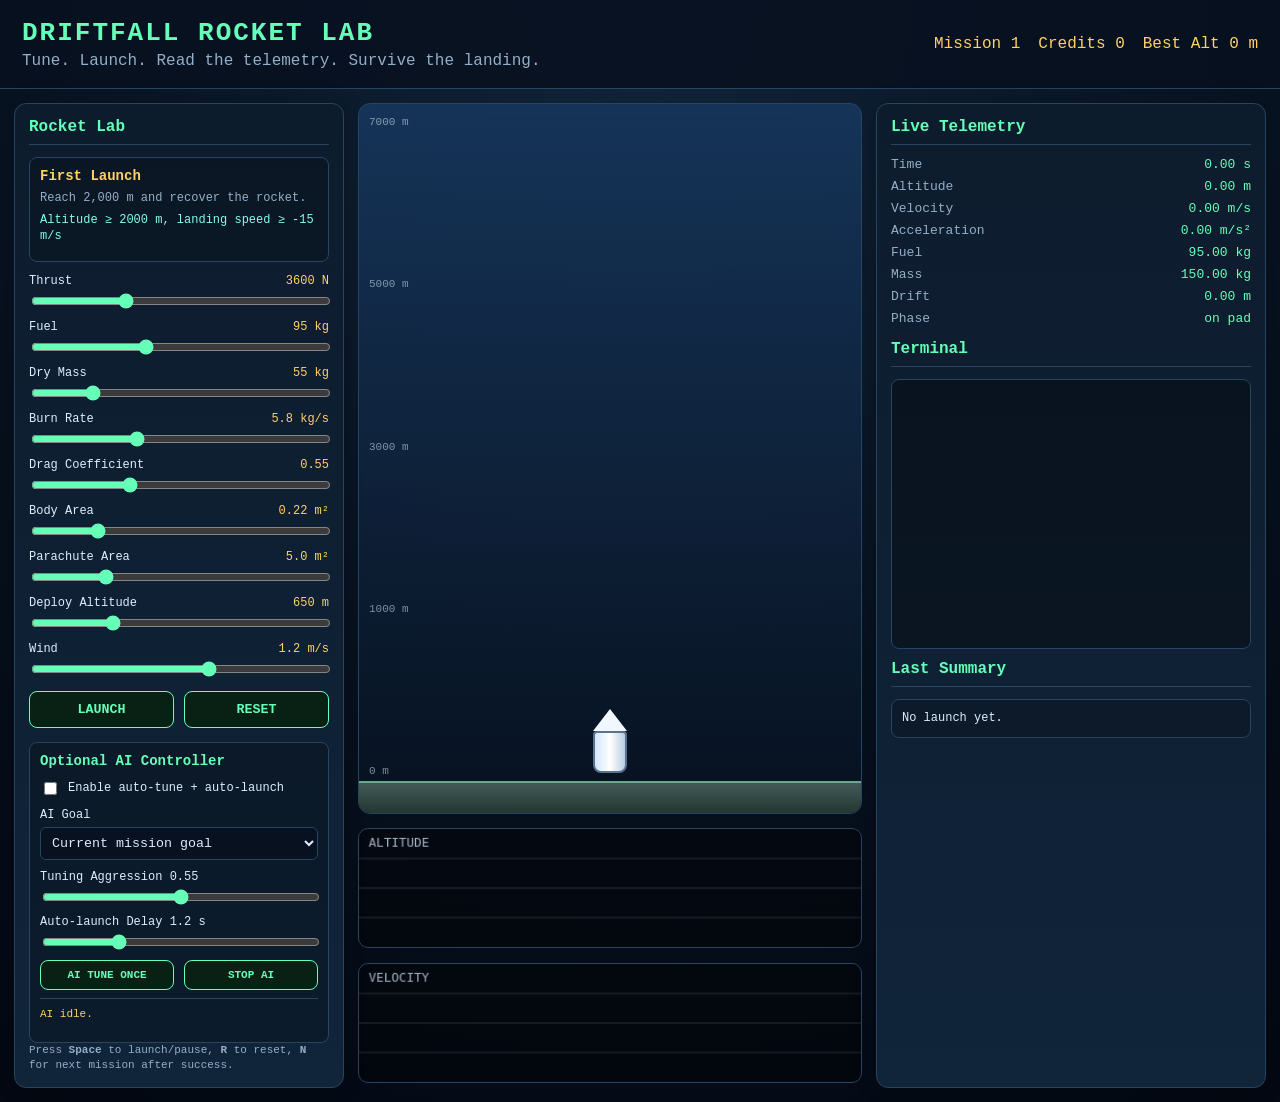
<file: garden/rocket_launch/itch/driftfall_rocket_lab_ai_controller_ascent_goal_patch/index.html>
<!doctype html>
<html lang="en">
<head>
  <meta charset="utf-8">
  <title>Driftfall Rocket Lab</title>
  <meta name="viewport" content="width=device-width, initial-scale=1">
  <link rel="stylesheet" href="style.css">
</head>
<body>
  <main id="game">
    <header class="topbar">
      <div>
        <h1>DRIFTFALL ROCKET LAB</h1>
        <p class="subtitle">Tune. Launch. Read the telemetry. Survive the landing.</p>
      </div>
      <div class="header-stats">
        <div>Mission <span id="missionNumber">1</span></div>
        <div>Credits <span id="credits">0</span></div>
        <div>Best Alt <span id="bestAltitude">0 m</span></div>
      </div>
    </header>

    <section class="layout">
      <aside class="panel lab-panel">
        <h2>Rocket Lab</h2>

        <div class="mission-card">
          <h3 id="missionTitle">Mission</h3>
          <p id="missionDescription"></p>
          <p class="mission-target" id="missionTarget"></p>
        </div>

        <div class="controls">
          <label>
            Thrust <span id="thrustValue"></span>
            <input id="thrust" type="range" min="1200" max="9000" step="50">
          </label>

          <label>
            Fuel <span id="fuelValue"></span>
            <input id="fuel" type="range" min="20" max="220" step="1">
          </label>

          <label>
            Dry Mass <span id="dryMassValue"></span>
            <input id="dryMass" type="range" min="35" max="140" step="1">
          </label>

          <label>
            Burn Rate <span id="burnRateValue"></span>
            <input id="burnRate" type="range" min="1.5" max="14" step="0.1">
          </label>

          <label>
            Drag Coefficient <span id="dragValue"></span>
            <input id="drag" type="range" min="0.15" max="1.4" step="0.01">
          </label>

          <label>
            Body Area <span id="areaValue"></span>
            <input id="area" type="range" min="0.08" max="0.75" step="0.01">
          </label>

          <label>
            Parachute Area <span id="parachuteAreaValue"></span>
            <input id="parachuteArea" type="range" min="1" max="18" step="0.1">
          </label>

          <label>
            Deploy Altitude <span id="deployAltitudeValue"></span>
            <input id="deployAltitude" type="range" min="100" max="2200" step="10">
          </label>

          <label>
            Wind <span id="windValue"></span>
            <input id="wind" type="range" min="-6" max="6" step="0.1">
          </label>
        </div>

        <div class="button-row">
          <button id="launchButton">LAUNCH</button>
          <button id="resetButton">RESET</button>
        </div>

        <div class="ai-box">
          <h3>Optional AI Controller</h3>
          <label class="checkline">
            <input id="aiEnabled" type="checkbox">
            Enable auto-tune + auto-launch
          </label>

          <label>
            AI Goal
            <select id="aiGoal">
              <option value="mission">Current mission goal</option>
              <option value="altitude">Maximize altitude</option>
              <option value="soft">Reduce landing speed</option>
              <option value="drift">Reduce wind drift</option>
              <option value="efficient">Fuel-efficient climb</option>
              <option value="speed">Maximize speed</option>
              <option value="balanced">Balanced recovery</option>
            </select>
          </label>

          <label>
            Tuning Aggression <span id="aiAggressionValue">0.55</span>
            <input id="aiAggression" type="range" min="0.10" max="1.00" step="0.05" value="0.55">
          </label>

          <label>
            Auto-launch Delay <span id="aiDelayValue">1.2 s</span>
            <input id="aiDelay" type="range" min="0.2" max="4.0" step="0.1" value="1.2">
          </label>

          <div class="button-row compact">
            <button id="aiTuneButton">AI TUNE ONCE</button>
            <button id="aiStopButton">STOP AI</button>
          </div>

          <div id="aiStatus" class="ai-status">AI idle.</div>
        </div>

        <div class="hint">
          Press <b>Space</b> to launch/pause, <b>R</b> to reset, <b>N</b> for next mission after success.
        </div>
      </aside>

      <section class="center-panel">
        <div class="sky" id="sky">
          <div class="altitude-scale">
            <span>7000 m</span>
            <span>5000 m</span>
            <span>3000 m</span>
            <span>1000 m</span>
            <span>0 m</span>
          </div>
          <div class="rocket" id="rocket">
            <div class="nose"></div>
            <div class="body"></div>
            <div class="flame" id="flame"></div>
            <div class="chute" id="chute"></div>
          </div>
          <div class="ground"></div>
        </div>

        <div class="graphs">
          <canvas id="altitudeGraph" width="520" height="120"></canvas>
          <canvas id="velocityGraph" width="520" height="120"></canvas>
        </div>
      </section>

      <aside class="panel telemetry-panel">
        <h2>Live Telemetry</h2>
        <div class="telemetry-grid">
          <div>Time</div><div id="time">0.00 s</div>
          <div>Altitude</div><div id="altitude">0.00 m</div>
          <div>Velocity</div><div id="velocity">0.00 m/s</div>
          <div>Acceleration</div><div id="acceleration">0.00 m/s²</div>
          <div>Fuel</div><div id="fuelReadout">0.00 kg</div>
          <div>Mass</div><div id="mass">0.00 kg</div>
          <div>Drift</div><div id="drift">0.00 m</div>
          <div>Phase</div><div id="phase">on pad</div>
        </div>

        <h2>Terminal</h2>
        <pre id="terminal"></pre>

        <h2>Last Summary</h2>
        <div id="summary" class="summary">No launch yet.</div>
      </aside>
    </section>
  </main>

  <script src="game.js"></script>
</body>
</html>
</file>
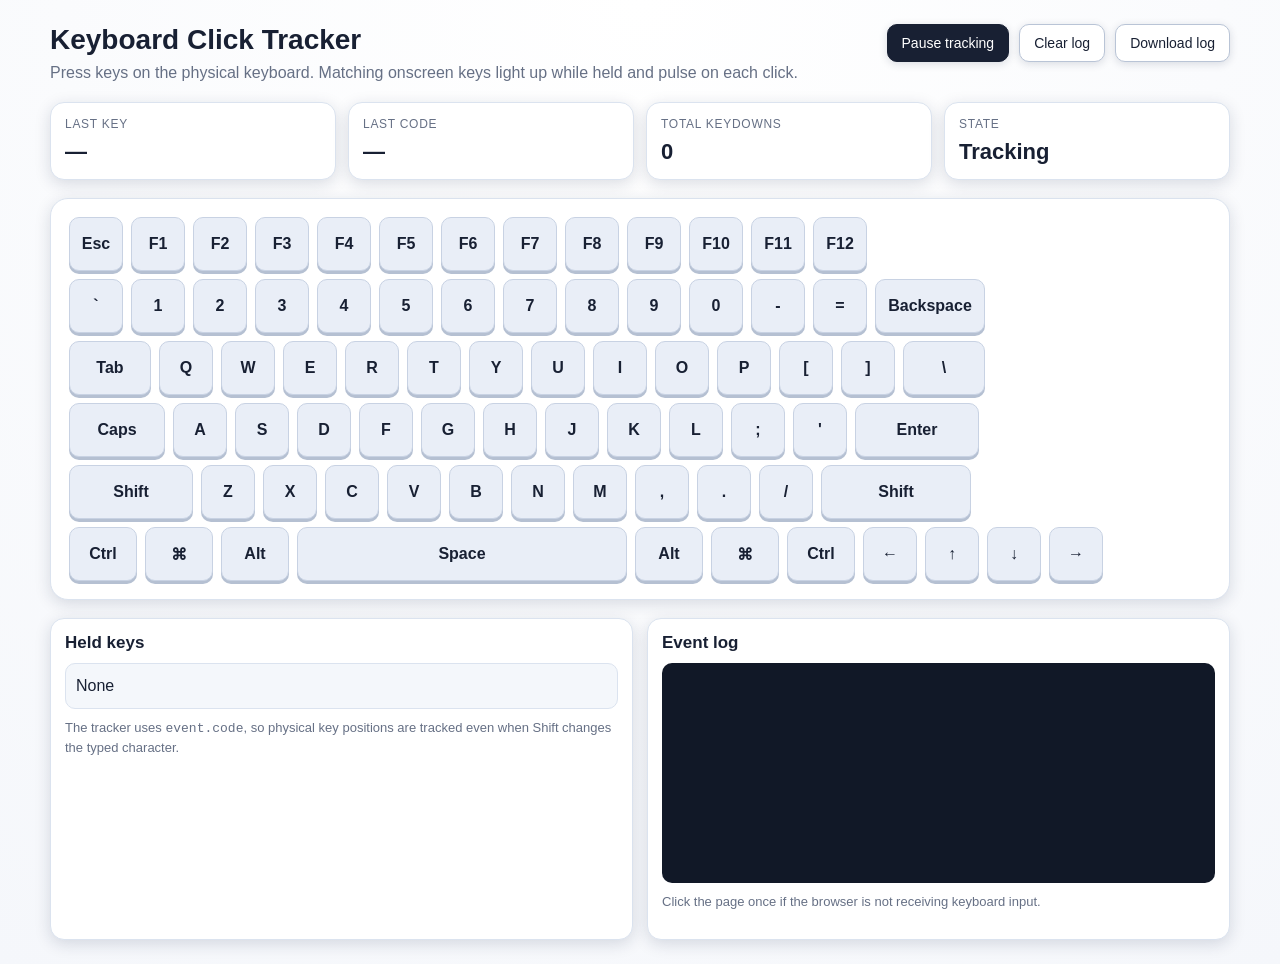
<file: developer/keyboard/keyboard_click_tracker.html>
<!DOCTYPE html>
<html lang="en">
<head>
  <meta charset="UTF-8" />
  <meta name="viewport" content="width=device-width, initial-scale=1.0" />
  <title>Keyboard Click Tracker</title>
  <style>
    :root {
      --bg: #f5f7fb;
      --panel: #ffffff;
      --key: #e9eef7;
      --key-border: #c8d2e3;
      --key-text: #182033;
      --active: #ffcf5a;
      --active-border: #d69600;
      --held: #87d7ff;
      --shadow: rgba(20, 35, 65, 0.15);
      --muted: #667085;
    }

    * {
      box-sizing: border-box;
    }

    body {
      margin: 0;
      font-family: Arial, Helvetica, sans-serif;
      background: radial-gradient(circle at top, #ffffff, var(--bg));
      color: #182033;
      min-height: 100vh;
      padding: 24px;
    }

    .app {
      max-width: 1180px;
      margin: 0 auto;
    }

    header {
      display: flex;
      justify-content: space-between;
      align-items: flex-start;
      gap: 16px;
      margin-bottom: 18px;
    }

    h1 {
      margin: 0 0 6px;
      font-size: 28px;
    }

    .subtitle {
      color: var(--muted);
      margin: 0;
      line-height: 1.4;
    }

    .controls {
      display: flex;
      flex-wrap: wrap;
      gap: 10px;
      justify-content: flex-end;
    }

    button {
      border: 1px solid #b9c4d6;
      background: #ffffff;
      color: #182033;
      border-radius: 10px;
      padding: 10px 14px;
      font-size: 14px;
      cursor: pointer;
      box-shadow: 0 2px 8px var(--shadow);
    }

    button:hover {
      background: #f0f4fa;
    }

    button.primary {
      background: #182033;
      color: #ffffff;
      border-color: #182033;
    }

    .status-grid {
      display: grid;
      grid-template-columns: repeat(4, minmax(150px, 1fr));
      gap: 12px;
      margin-bottom: 18px;
    }

    .status-card {
      background: var(--panel);
      border: 1px solid #dbe3ef;
      border-radius: 14px;
      padding: 14px;
      box-shadow: 0 4px 16px var(--shadow);
      min-height: 74px;
    }

    .label {
      color: var(--muted);
      font-size: 12px;
      text-transform: uppercase;
      letter-spacing: 0.06em;
      margin-bottom: 8px;
    }

    .value {
      font-size: 22px;
      font-weight: 700;
      overflow-wrap: anywhere;
    }

    .keyboard-wrap {
      background: var(--panel);
      border: 1px solid #dbe3ef;
      border-radius: 18px;
      padding: 18px;
      box-shadow: 0 4px 16px var(--shadow);
      overflow-x: auto;
    }

    .keyboard {
      min-width: 980px;
      display: grid;
      gap: 8px;
    }

    .row {
      display: flex;
      gap: 8px;
    }

    .key {
      height: 54px;
      min-width: 54px;
      padding: 6px;
      border-radius: 10px;
      border: 1px solid var(--key-border);
      background: var(--key);
      color: var(--key-text);
      display: flex;
      align-items: center;
      justify-content: center;
      font-weight: 700;
      box-shadow: 0 3px 0 #b5c0d2;
      user-select: none;
      transition:
        transform 80ms ease,
        background 80ms ease,
        border-color 80ms ease,
        box-shadow 80ms ease;
      position: relative;
    }

    .key small {
      font-weight: 500;
      color: #5b6475;
    }

    .key.active {
      background: var(--active);
      border-color: var(--active-border);
      transform: translateY(3px);
      box-shadow: 0 0 0 #b5c0d2, 0 0 18px rgba(255, 207, 90, 0.8);
    }

    .key.held {
      background: var(--held);
      border-color: #1394c9;
      transform: translateY(3px);
      box-shadow: 0 0 0 #b5c0d2, 0 0 16px rgba(135, 215, 255, 0.8);
    }

    .w-1-25 { min-width: 68px; }
    .w-1-5 { min-width: 82px; }
    .w-1-75 { min-width: 96px; }
    .w-2 { min-width: 110px; }
    .w-2-25 { min-width: 124px; }
    .w-2-75 { min-width: 150px; }
    .w-6 { min-width: 330px; }

    .panels {
      display: grid;
      grid-template-columns: 1fr 1fr;
      gap: 14px;
      margin-top: 18px;
    }

    .panel {
      background: var(--panel);
      border: 1px solid #dbe3ef;
      border-radius: 14px;
      padding: 14px;
      box-shadow: 0 4px 16px var(--shadow);
    }

    .panel h2 {
      margin: 0 0 10px;
      font-size: 17px;
    }

    #heldKeys {
      min-height: 44px;
      padding: 10px;
      border-radius: 10px;
      background: #f4f7fb;
      border: 1px solid #dbe3ef;
      line-height: 1.5;
    }

    #log {
      height: 220px;
      overflow: auto;
      background: #111827;
      color: #e5e7eb;
      border-radius: 10px;
      padding: 10px;
      font-family: Menlo, Consolas, monospace;
      font-size: 13px;
      line-height: 1.55;
      white-space: pre-wrap;
    }

    .note {
      color: var(--muted);
      font-size: 13px;
      margin-top: 10px;
      line-height: 1.4;
    }

    .paused {
      color: #b42318;
    }

    @media (max-width: 820px) {
      body {
        padding: 14px;
      }

      header,
      .panels {
        grid-template-columns: 1fr;
        display: block;
      }

      .controls {
        justify-content: flex-start;
        margin-top: 12px;
      }

      .status-grid {
        grid-template-columns: 1fr 1fr;
      }
    }
  </style>
</head>
<body>
  <div class="app">
    <header>
      <div>
        <h1>Keyboard Click Tracker</h1>
        <p class="subtitle">Press keys on the physical keyboard. Matching onscreen keys light up while held and pulse on each click.</p>
      </div>
      <div class="controls">
        <button id="pauseBtn" class="primary">Pause tracking</button>
        <button id="clearBtn">Clear log</button>
        <button id="downloadBtn">Download log</button>
      </div>
    </header>

    <section class="status-grid">
      <div class="status-card">
        <div class="label">Last key</div>
        <div class="value" id="lastKey">—</div>
      </div>
      <div class="status-card">
        <div class="label">Last code</div>
        <div class="value" id="lastCode">—</div>
      </div>
      <div class="status-card">
        <div class="label">Total keydowns</div>
        <div class="value" id="totalCount">0</div>
      </div>
      <div class="status-card">
        <div class="label">State</div>
        <div class="value" id="stateText">Tracking</div>
      </div>
    </section>

    <main class="keyboard-wrap">
      <div class="keyboard" id="keyboard">
        <div class="row">
          <div class="key" data-code="Escape">Esc</div>
          <div class="key" data-code="F1">F1</div>
          <div class="key" data-code="F2">F2</div>
          <div class="key" data-code="F3">F3</div>
          <div class="key" data-code="F4">F4</div>
          <div class="key" data-code="F5">F5</div>
          <div class="key" data-code="F6">F6</div>
          <div class="key" data-code="F7">F7</div>
          <div class="key" data-code="F8">F8</div>
          <div class="key" data-code="F9">F9</div>
          <div class="key" data-code="F10">F10</div>
          <div class="key" data-code="F11">F11</div>
          <div class="key" data-code="F12">F12</div>
        </div>

        <div class="row">
          <div class="key" data-code="Backquote">`</div>
          <div class="key" data-code="Digit1">1</div>
          <div class="key" data-code="Digit2">2</div>
          <div class="key" data-code="Digit3">3</div>
          <div class="key" data-code="Digit4">4</div>
          <div class="key" data-code="Digit5">5</div>
          <div class="key" data-code="Digit6">6</div>
          <div class="key" data-code="Digit7">7</div>
          <div class="key" data-code="Digit8">8</div>
          <div class="key" data-code="Digit9">9</div>
          <div class="key" data-code="Digit0">0</div>
          <div class="key" data-code="Minus">-</div>
          <div class="key" data-code="Equal">=</div>
          <div class="key w-2" data-code="Backspace">Backspace</div>
        </div>

        <div class="row">
          <div class="key w-1-5" data-code="Tab">Tab</div>
          <div class="key" data-code="KeyQ">Q</div>
          <div class="key" data-code="KeyW">W</div>
          <div class="key" data-code="KeyE">E</div>
          <div class="key" data-code="KeyR">R</div>
          <div class="key" data-code="KeyT">T</div>
          <div class="key" data-code="KeyY">Y</div>
          <div class="key" data-code="KeyU">U</div>
          <div class="key" data-code="KeyI">I</div>
          <div class="key" data-code="KeyO">O</div>
          <div class="key" data-code="KeyP">P</div>
          <div class="key" data-code="BracketLeft">[</div>
          <div class="key" data-code="BracketRight">]</div>
          <div class="key w-1-5" data-code="Backslash">\</div>
        </div>

        <div class="row">
          <div class="key w-1-75" data-code="CapsLock">Caps</div>
          <div class="key" data-code="KeyA">A</div>
          <div class="key" data-code="KeyS">S</div>
          <div class="key" data-code="KeyD">D</div>
          <div class="key" data-code="KeyF">F</div>
          <div class="key" data-code="KeyG">G</div>
          <div class="key" data-code="KeyH">H</div>
          <div class="key" data-code="KeyJ">J</div>
          <div class="key" data-code="KeyK">K</div>
          <div class="key" data-code="KeyL">L</div>
          <div class="key" data-code="Semicolon">;</div>
          <div class="key" data-code="Quote">'</div>
          <div class="key w-2-25" data-code="Enter">Enter</div>
        </div>

        <div class="row">
          <div class="key w-2-25" data-code="ShiftLeft">Shift</div>
          <div class="key" data-code="KeyZ">Z</div>
          <div class="key" data-code="KeyX">X</div>
          <div class="key" data-code="KeyC">C</div>
          <div class="key" data-code="KeyV">V</div>
          <div class="key" data-code="KeyB">B</div>
          <div class="key" data-code="KeyN">N</div>
          <div class="key" data-code="KeyM">M</div>
          <div class="key" data-code="Comma">,</div>
          <div class="key" data-code="Period">.</div>
          <div class="key" data-code="Slash">/</div>
          <div class="key w-2-75" data-code="ShiftRight">Shift</div>
        </div>

        <div class="row">
          <div class="key w-1-25" data-code="ControlLeft">Ctrl</div>
          <div class="key w-1-25" data-code="MetaLeft">⌘</div>
          <div class="key w-1-25" data-code="AltLeft">Alt</div>
          <div class="key w-6" data-code="Space">Space</div>
          <div class="key w-1-25" data-code="AltRight">Alt</div>
          <div class="key w-1-25" data-code="MetaRight">⌘</div>
          <div class="key w-1-25" data-code="ControlRight">Ctrl</div>
          <div class="key" data-code="ArrowLeft">←</div>
          <div class="key" data-code="ArrowUp">↑</div>
          <div class="key" data-code="ArrowDown">↓</div>
          <div class="key" data-code="ArrowRight">→</div>
        </div>
      </div>
    </main>

    <section class="panels">
      <div class="panel">
        <h2>Held keys</h2>
        <div id="heldKeys">None</div>
        <p class="note">The tracker uses <code>event.code</code>, so physical key positions are tracked even when Shift changes the typed character.</p>
      </div>

      <div class="panel">
        <h2>Event log</h2>
        <div id="log"></div>
        <p class="note">Click the page once if the browser is not receiving keyboard input.</p>
      </div>
    </section>
  </div>

  <script>
    const keyEls = new Map();
    const held = new Map();
    const logEntries = [];

    let paused = false;
    let totalKeydowns = 0;

    const lastKeyEl = document.getElementById("lastKey");
    const lastCodeEl = document.getElementById("lastCode");
    const totalCountEl = document.getElementById("totalCount");
    const stateTextEl = document.getElementById("stateText");
    const heldKeysEl = document.getElementById("heldKeys");
    const logEl = document.getElementById("log");
    const pauseBtn = document.getElementById("pauseBtn");
    const clearBtn = document.getElementById("clearBtn");
    const downloadBtn = document.getElementById("downloadBtn");

    document.querySelectorAll(".key").forEach((el) => {
      keyEls.set(el.dataset.code, el);
    });

    function readableKey(event) {
      if (event.code === "Space") return "Space";
      if (event.key === " ") return "Space";
      return event.key.length === 1 ? event.key.toUpperCase() : event.key;
    }

    function nowStamp() {
      const d = new Date();
      return d.toLocaleTimeString([], {
        hour: "2-digit",
        minute: "2-digit",
        second: "2-digit",
        fractionalSecondDigits: 3
      });
    }

    function addLog(type, event) {
      const entry = {
        time: nowStamp(),
        type,
        key: readableKey(event),
        code: event.code,
        repeat: event.repeat
      };

      logEntries.push(entry);

      const text = `[${entry.time}] ${entry.type.padEnd(7)} key=${entry.key} code=${entry.code}${entry.repeat ? " repeat" : ""}`;
      logEl.textContent += text + "\n";
      logEl.scrollTop = logEl.scrollHeight;
    }

    function updateHeldPanel() {
      const values = Array.from(held.values());
      heldKeysEl.textContent = values.length ? values.join(" + ") : "None";
    }

    function pulseKey(el) {
      el.classList.add("active");
      window.setTimeout(() => {
        if (!el.classList.contains("held")) {
          el.classList.remove("active");
        }
      }, 140);
    }

    function setHeld(code, isHeld) {
      const el = keyEls.get(code);
      if (!el) return;

      if (isHeld) {
        el.classList.add("held");
      } else {
        el.classList.remove("held");
        el.classList.remove("active");
      }
    }

    window.addEventListener("keydown", (event) => {
      if (paused) return;

      const keyName = readableKey(event);
      const el = keyEls.get(event.code);

      totalKeydowns += 1;
      totalCountEl.textContent = String(totalKeydowns);
      lastKeyEl.textContent = keyName;
      lastCodeEl.textContent = event.code;

      if (!held.has(event.code)) {
        held.set(event.code, keyName);
      }

      if (el) {
        pulseKey(el);
        setHeld(event.code, true);
      }

      updateHeldPanel();
      addLog("keydown", event);

      // Prevent browser shortcuts from disrupting the tracker for common keys.
      if (
        event.code === "Space" ||
        event.code === "Tab" ||
        event.code.startsWith("Arrow")
      ) {
        event.preventDefault();
      }
    });

    window.addEventListener("keyup", (event) => {
      if (paused) return;

      held.delete(event.code);
      setHeld(event.code, false);
      updateHeldPanel();
      addLog("keyup", event);

      if (
        event.code === "Space" ||
        event.code === "Tab" ||
        event.code.startsWith("Arrow")
      ) {
        event.preventDefault();
      }
    });

    window.addEventListener("blur", () => {
      held.clear();
      document.querySelectorAll(".key").forEach((el) => {
        el.classList.remove("held", "active");
      });
      updateHeldPanel();
    });

    pauseBtn.addEventListener("click", () => {
      paused = !paused;
      pauseBtn.textContent = paused ? "Resume tracking" : "Pause tracking";
      stateTextEl.textContent = paused ? "Paused" : "Tracking";
      stateTextEl.classList.toggle("paused", paused);

      if (paused) {
        held.clear();
        document.querySelectorAll(".key").forEach((el) => {
          el.classList.remove("held", "active");
        });
        updateHeldPanel();
      }
    });

    clearBtn.addEventListener("click", () => {
      logEntries.length = 0;
      logEl.textContent = "";
      totalKeydowns = 0;
      totalCountEl.textContent = "0";
      lastKeyEl.textContent = "—";
      lastCodeEl.textContent = "—";
    });

    downloadBtn.addEventListener("click", () => {
      const header = "time,type,key,code,repeat\n";
      const rows = logEntries.map((e) => {
        return [e.time, e.type, e.key, e.code, e.repeat]
          .map((v) => `"${String(v).replaceAll('"', '""')}"`)
          .join(",");
      });

      const blob = new Blob([header + rows.join("\n")], { type: "text/csv" });
      const url = URL.createObjectURL(blob);
      const a = document.createElement("a");
      a.href = url;
      a.download = "keyboard_click_log.csv";
      document.body.appendChild(a);
      a.click();
      a.remove();
      URL.revokeObjectURL(url);
    });
  </script>
</body>
</html>
</file>
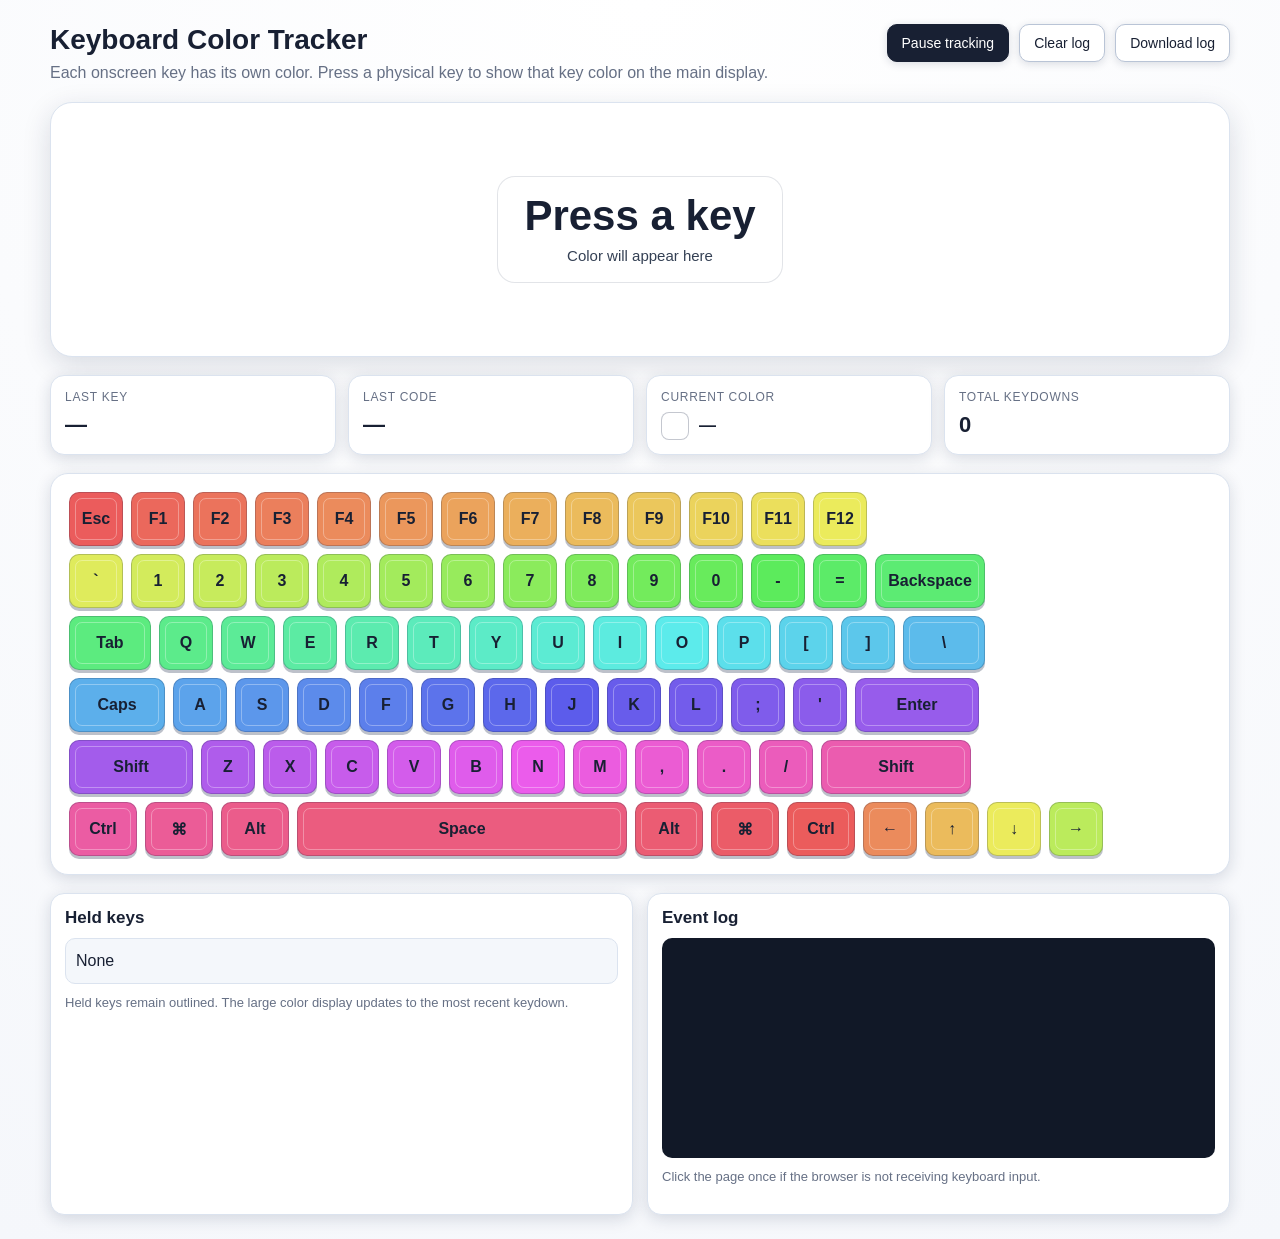
<file: developer/keyboard/keyboard_color_tracker.html>
<!DOCTYPE html>
<html lang="en">
<head>
  <meta charset="UTF-8" />
  <meta name="viewport" content="width=device-width, initial-scale=1.0" />
  <title>Keyboard Color Tracker</title>
  <style>
    :root {
      --bg: #f5f7fb;
      --panel: #ffffff;
      --key-border: rgba(20, 35, 65, 0.22);
      --key-text: #182033;
      --shadow: rgba(20, 35, 65, 0.15);
      --muted: #667085;
      --current-color: #ffffff;
    }

    * { box-sizing: border-box; }

    body {
      margin: 0;
      font-family: Arial, Helvetica, sans-serif;
      background: radial-gradient(circle at top, #ffffff, var(--bg));
      color: #182033;
      min-height: 100vh;
      padding: 24px;
    }

    .app { max-width: 1180px; margin: 0 auto; }

    header {
      display: flex;
      justify-content: space-between;
      align-items: flex-start;
      gap: 16px;
      margin-bottom: 18px;
    }

    h1 { margin: 0 0 6px; font-size: 28px; }

    .subtitle { color: var(--muted); margin: 0; line-height: 1.4; }

    .controls { display: flex; flex-wrap: wrap; gap: 10px; justify-content: flex-end; }

    button {
      border: 1px solid #b9c4d6;
      background: #ffffff;
      color: #182033;
      border-radius: 10px;
      padding: 10px 14px;
      font-size: 14px;
      cursor: pointer;
      box-shadow: 0 2px 8px var(--shadow);
    }

    button:hover { background: #f0f4fa; }
    button.primary { background: #182033; color: #ffffff; border-color: #182033; }

    .color-stage {
      height: 255px;
      border-radius: 22px;
      border: 1px solid #dbe3ef;
      background: var(--current-color);
      box-shadow: 0 8px 28px var(--shadow);
      display: flex;
      align-items: center;
      justify-content: center;
      margin-bottom: 18px;
      overflow: hidden;
      transition: background 90ms linear, transform 90ms ease;
    }

    .color-stage.flash { transform: scale(1.01); }

    .color-text {
      text-align: center;
      background: rgba(255, 255, 255, 0.72);
      border: 1px solid rgba(20, 35, 65, 0.12);
      border-radius: 18px;
      padding: 18px 26px;
      backdrop-filter: blur(8px);
      min-width: 260px;
    }

    .color-text .big { font-size: 42px; font-weight: 800; line-height: 1; margin-bottom: 10px; }
    .color-text .small { color: #344054; font-size: 15px; }

    .status-grid {
      display: grid;
      grid-template-columns: repeat(4, minmax(150px, 1fr));
      gap: 12px;
      margin-bottom: 18px;
    }

    .status-card {
      background: var(--panel);
      border: 1px solid #dbe3ef;
      border-radius: 14px;
      padding: 14px;
      box-shadow: 0 4px 16px var(--shadow);
      min-height: 74px;
    }

    .label {
      color: var(--muted);
      font-size: 12px;
      text-transform: uppercase;
      letter-spacing: 0.06em;
      margin-bottom: 8px;
    }

    .value { font-size: 22px; font-weight: 700; overflow-wrap: anywhere; }

    .swatch-value { display: flex; align-items: center; gap: 10px; font-size: 17px; }
    .swatch {
      width: 28px;
      height: 28px;
      border-radius: 8px;
      border: 1px solid rgba(20, 35, 65, 0.25);
      background: var(--current-color);
    }

    .keyboard-wrap {
      background: var(--panel);
      border: 1px solid #dbe3ef;
      border-radius: 18px;
      padding: 18px;
      box-shadow: 0 4px 16px var(--shadow);
      overflow-x: auto;
    }

    .keyboard { min-width: 980px; display: grid; gap: 8px; }
    .row { display: flex; gap: 8px; }

    .key {
      height: 54px;
      min-width: 54px;
      padding: 6px;
      border-radius: 10px;
      border: 1px solid var(--key-border);
      background: var(--key-color);
      color: var(--key-text);
      display: flex;
      align-items: center;
      justify-content: center;
      font-weight: 800;
      box-shadow: 0 3px 0 rgba(20, 35, 65, 0.28);
      user-select: none;
      transition: transform 80ms ease, filter 80ms ease, box-shadow 80ms ease, outline 80ms ease;
      position: relative;
    }

    .key::after {
      content: "";
      position: absolute;
      inset: 5px;
      border-radius: 7px;
      border: 1px solid rgba(255, 255, 255, 0.32);
      pointer-events: none;
    }

    .key.active, .key.held {
      transform: translateY(3px);
      filter: saturate(1.45) brightness(1.08);
      outline: 3px solid rgba(20, 35, 65, 0.46);
      box-shadow: 0 0 0 rgba(20, 35, 65, 0.28), 0 0 22px var(--key-color);
    }

    .w-1-25 { min-width: 68px; }
    .w-1-5 { min-width: 82px; }
    .w-1-75 { min-width: 96px; }
    .w-2 { min-width: 110px; }
    .w-2-25 { min-width: 124px; }
    .w-2-75 { min-width: 150px; }
    .w-6 { min-width: 330px; }

    .panels { display: grid; grid-template-columns: 1fr 1fr; gap: 14px; margin-top: 18px; }
    .panel {
      background: var(--panel);
      border: 1px solid #dbe3ef;
      border-radius: 14px;
      padding: 14px;
      box-shadow: 0 4px 16px var(--shadow);
    }

    .panel h2 { margin: 0 0 10px; font-size: 17px; }

    #heldKeys {
      min-height: 44px;
      padding: 10px;
      border-radius: 10px;
      background: #f4f7fb;
      border: 1px solid #dbe3ef;
      line-height: 1.5;
    }

    #log {
      height: 220px;
      overflow: auto;
      background: #111827;
      color: #e5e7eb;
      border-radius: 10px;
      padding: 10px;
      font-family: Menlo, Consolas, monospace;
      font-size: 13px;
      line-height: 1.55;
      white-space: pre-wrap;
    }

    .note { color: var(--muted); font-size: 13px; margin-top: 10px; line-height: 1.4; }

    @media (max-width: 820px) {
      body { padding: 14px; }
      header, .panels { grid-template-columns: 1fr; display: block; }
      .controls { justify-content: flex-start; margin-top: 12px; }
      .status-grid { grid-template-columns: 1fr 1fr; }
    }
  </style>
</head>
<body>
  <div class="app">
    <header>
      <div>
        <h1>Keyboard Color Tracker</h1>
        <p class="subtitle">Each onscreen key has its own color. Press a physical key to show that key color on the main display.</p>
      </div>
      <div class="controls">
        <button id="pauseBtn" class="primary">Pause tracking</button>
        <button id="clearBtn">Clear log</button>
        <button id="downloadBtn">Download log</button>
      </div>
    </header>

    <section class="color-stage" id="colorStage">
      <div class="color-text">
        <div class="big" id="stageKey">Press a key</div>
        <div class="small" id="stageColor">Color will appear here</div>
      </div>
    </section>

    <section class="status-grid">
      <div class="status-card"><div class="label">Last key</div><div class="value" id="lastKey">—</div></div>
      <div class="status-card"><div class="label">Last code</div><div class="value" id="lastCode">—</div></div>
      <div class="status-card"><div class="label">Current color</div><div class="value swatch-value"><span class="swatch" id="swatch"></span><span id="colorValue">—</span></div></div>
      <div class="status-card"><div class="label">Total keydowns</div><div class="value" id="totalCount">0</div></div>
    </section>

    <main class="keyboard-wrap">
      <div class="keyboard" id="keyboard">
        <div class="row">
          <div class="key" data-code="Escape" style="--key-color: hsl(0, 78%, 64%);">Esc</div>
          <div class="key" data-code="F1" style="--key-color: hsl(5, 78%, 64%);">F1</div>
          <div class="key" data-code="F2" style="--key-color: hsl(10, 78%, 64%);">F2</div>
          <div class="key" data-code="F3" style="--key-color: hsl(15, 78%, 64%);">F3</div>
          <div class="key" data-code="F4" style="--key-color: hsl(20, 78%, 64%);">F4</div>
          <div class="key" data-code="F5" style="--key-color: hsl(25, 78%, 64%);">F5</div>
          <div class="key" data-code="F6" style="--key-color: hsl(30, 78%, 64%);">F6</div>
          <div class="key" data-code="F7" style="--key-color: hsl(35, 78%, 64%);">F7</div>
          <div class="key" data-code="F8" style="--key-color: hsl(40, 78%, 64%);">F8</div>
          <div class="key" data-code="F9" style="--key-color: hsl(45, 78%, 64%);">F9</div>
          <div class="key" data-code="F10" style="--key-color: hsl(50, 78%, 64%);">F10</div>
          <div class="key" data-code="F11" style="--key-color: hsl(55, 78%, 64%);">F11</div>
          <div class="key" data-code="F12" style="--key-color: hsl(60, 78%, 64%);">F12</div>
        </div>
        <div class="row">
          <div class="key" data-code="Backquote" style="--key-color: hsl(65, 78%, 64%);">`</div>
          <div class="key" data-code="Digit1" style="--key-color: hsl(70, 78%, 64%);">1</div>
          <div class="key" data-code="Digit2" style="--key-color: hsl(75, 78%, 64%);">2</div>
          <div class="key" data-code="Digit3" style="--key-color: hsl(80, 78%, 64%);">3</div>
          <div class="key" data-code="Digit4" style="--key-color: hsl(85, 78%, 64%);">4</div>
          <div class="key" data-code="Digit5" style="--key-color: hsl(90, 78%, 64%);">5</div>
          <div class="key" data-code="Digit6" style="--key-color: hsl(95, 78%, 64%);">6</div>
          <div class="key" data-code="Digit7" style="--key-color: hsl(100, 78%, 64%);">7</div>
          <div class="key" data-code="Digit8" style="--key-color: hsl(105, 78%, 64%);">8</div>
          <div class="key" data-code="Digit9" style="--key-color: hsl(110, 78%, 64%);">9</div>
          <div class="key" data-code="Digit0" style="--key-color: hsl(115, 78%, 64%);">0</div>
          <div class="key" data-code="Minus" style="--key-color: hsl(120, 78%, 64%);">-</div>
          <div class="key" data-code="Equal" style="--key-color: hsl(125, 78%, 64%);">=</div>
          <div class="key w-2" data-code="Backspace" style="--key-color: hsl(130, 78%, 64%);">Backspace</div>
        </div>
        <div class="row">
          <div class="key w-1-5" data-code="Tab" style="--key-color: hsl(135, 78%, 64%);">Tab</div>
          <div class="key" data-code="KeyQ" style="--key-color: hsl(140, 78%, 64%);">Q</div>
          <div class="key" data-code="KeyW" style="--key-color: hsl(145, 78%, 64%);">W</div>
          <div class="key" data-code="KeyE" style="--key-color: hsl(150, 78%, 64%);">E</div>
          <div class="key" data-code="KeyR" style="--key-color: hsl(155, 78%, 64%);">R</div>
          <div class="key" data-code="KeyT" style="--key-color: hsl(160, 78%, 64%);">T</div>
          <div class="key" data-code="KeyY" style="--key-color: hsl(165, 78%, 64%);">Y</div>
          <div class="key" data-code="KeyU" style="--key-color: hsl(170, 78%, 64%);">U</div>
          <div class="key" data-code="KeyI" style="--key-color: hsl(175, 78%, 64%);">I</div>
          <div class="key" data-code="KeyO" style="--key-color: hsl(180, 78%, 64%);">O</div>
          <div class="key" data-code="KeyP" style="--key-color: hsl(185, 78%, 64%);">P</div>
          <div class="key" data-code="BracketLeft" style="--key-color: hsl(190, 78%, 64%);">[</div>
          <div class="key" data-code="BracketRight" style="--key-color: hsl(195, 78%, 64%);">]</div>
          <div class="key w-1-5" data-code="Backslash" style="--key-color: hsl(200, 78%, 64%);">\</div>
        </div>
        <div class="row">
          <div class="key w-1-75" data-code="CapsLock" style="--key-color: hsl(205, 78%, 64%);">Caps</div>
          <div class="key" data-code="KeyA" style="--key-color: hsl(210, 78%, 64%);">A</div>
          <div class="key" data-code="KeyS" style="--key-color: hsl(215, 78%, 64%);">S</div>
          <div class="key" data-code="KeyD" style="--key-color: hsl(220, 78%, 64%);">D</div>
          <div class="key" data-code="KeyF" style="--key-color: hsl(225, 78%, 64%);">F</div>
          <div class="key" data-code="KeyG" style="--key-color: hsl(230, 78%, 64%);">G</div>
          <div class="key" data-code="KeyH" style="--key-color: hsl(235, 78%, 64%);">H</div>
          <div class="key" data-code="KeyJ" style="--key-color: hsl(240, 78%, 64%);">J</div>
          <div class="key" data-code="KeyK" style="--key-color: hsl(245, 78%, 64%);">K</div>
          <div class="key" data-code="KeyL" style="--key-color: hsl(250, 78%, 64%);">L</div>
          <div class="key" data-code="Semicolon" style="--key-color: hsl(255, 78%, 64%);">;</div>
          <div class="key" data-code="Quote" style="--key-color: hsl(260, 78%, 64%);">'</div>
          <div class="key w-2-25" data-code="Enter" style="--key-color: hsl(265, 78%, 64%);">Enter</div>
        </div>
        <div class="row">
          <div class="key w-2-25" data-code="ShiftLeft" style="--key-color: hsl(270, 78%, 64%);">Shift</div>
          <div class="key" data-code="KeyZ" style="--key-color: hsl(275, 78%, 64%);">Z</div>
          <div class="key" data-code="KeyX" style="--key-color: hsl(280, 78%, 64%);">X</div>
          <div class="key" data-code="KeyC" style="--key-color: hsl(285, 78%, 64%);">C</div>
          <div class="key" data-code="KeyV" style="--key-color: hsl(290, 78%, 64%);">V</div>
          <div class="key" data-code="KeyB" style="--key-color: hsl(295, 78%, 64%);">B</div>
          <div class="key" data-code="KeyN" style="--key-color: hsl(300, 78%, 64%);">N</div>
          <div class="key" data-code="KeyM" style="--key-color: hsl(305, 78%, 64%);">M</div>
          <div class="key" data-code="Comma" style="--key-color: hsl(310, 78%, 64%);">,</div>
          <div class="key" data-code="Period" style="--key-color: hsl(315, 78%, 64%);">.</div>
          <div class="key" data-code="Slash" style="--key-color: hsl(320, 78%, 64%);">/</div>
          <div class="key w-2-75" data-code="ShiftRight" style="--key-color: hsl(325, 78%, 64%);">Shift</div>
        </div>
        <div class="row">
          <div class="key w-1-25" data-code="ControlLeft" style="--key-color: hsl(330, 78%, 64%);">Ctrl</div>
          <div class="key w-1-25" data-code="MetaLeft" style="--key-color: hsl(335, 78%, 64%);">⌘</div>
          <div class="key w-1-25" data-code="AltLeft" style="--key-color: hsl(340, 78%, 64%);">Alt</div>
          <div class="key w-6" data-code="Space" style="--key-color: hsl(345, 78%, 64%);">Space</div>
          <div class="key w-1-25" data-code="AltRight" style="--key-color: hsl(350, 78%, 64%);">Alt</div>
          <div class="key w-1-25" data-code="MetaRight" style="--key-color: hsl(355, 78%, 64%);">⌘</div>
          <div class="key w-1-25" data-code="ControlRight" style="--key-color: hsl(0, 78%, 64%);">Ctrl</div>
          <div class="key" data-code="ArrowLeft" style="--key-color: hsl(20, 78%, 64%);">←</div>
          <div class="key" data-code="ArrowUp" style="--key-color: hsl(40, 78%, 64%);">↑</div>
          <div class="key" data-code="ArrowDown" style="--key-color: hsl(60, 78%, 64%);">↓</div>
          <div class="key" data-code="ArrowRight" style="--key-color: hsl(80, 78%, 64%);">→</div>
        </div>
      </div>
    </main>

    <section class="panels">
      <div class="panel">
        <h2>Held keys</h2>
        <div id="heldKeys">None</div>
        <p class="note">Held keys remain outlined. The large color display updates to the most recent keydown.</p>
      </div>
      <div class="panel">
        <h2>Event log</h2>
        <div id="log"></div>
        <p class="note">Click the page once if the browser is not receiving keyboard input.</p>
      </div>
    </section>
  </div>

  <script>
    const keyEls = new Map();
    const held = new Map();
    const logEntries = [];
    let paused = false;
    let totalKeydowns = 0;

    const root = document.documentElement;
    const colorStage = document.getElementById("colorStage");
    const stageKey = document.getElementById("stageKey");
    const stageColor = document.getElementById("stageColor");
    const lastKeyEl = document.getElementById("lastKey");
    const lastCodeEl = document.getElementById("lastCode");
    const totalCountEl = document.getElementById("totalCount");
    const colorValueEl = document.getElementById("colorValue");
    const swatchEl = document.getElementById("swatch");
    const heldKeysEl = document.getElementById("heldKeys");
    const logEl = document.getElementById("log");
    const pauseBtn = document.getElementById("pauseBtn");
    const clearBtn = document.getElementById("clearBtn");
    const downloadBtn = document.getElementById("downloadBtn");

    document.querySelectorAll(".key").forEach((el) => keyEls.set(el.dataset.code, el));

    function readableKey(event) {
      if (event.code === "Space") return "Space";
      if (event.key === " ") return "Space";
      return event.key.length === 1 ? event.key.toUpperCase() : event.key;
    }

    function nowStamp() {
      const d = new Date();
      return d.toLocaleTimeString([], { hour: "2-digit", minute: "2-digit", second: "2-digit", fractionalSecondDigits: 3 });
    }

    function fallbackColorForCode(code) {
      let hash = 0;
      for (let i = 0; i < code.length; i += 1) hash = (hash * 31 + code.charCodeAt(i)) >>> 0;
      return `hsl(${hash % 360}, 78%, 63%)`;
    }

    function getKeyColor(code) {
      const el = keyEls.get(code);
      if (el) return getComputedStyle(el).getPropertyValue("--key-color").trim();
      return fallbackColorForCode(code);
    }

    function showColor(keyName, code) {
      const color = getKeyColor(code);
      root.style.setProperty("--current-color", color);
      colorStage.style.background = color;
      swatchEl.style.background = color;
      colorValueEl.textContent = color;
      stageKey.textContent = keyName;
      stageColor.textContent = `${code} → ${color}`;
      colorStage.classList.remove("flash");
      void colorStage.offsetWidth;
      colorStage.classList.add("flash");
      window.setTimeout(() => colorStage.classList.remove("flash"), 120);
    }

    function addLog(type, event) {
      const entry = { time: nowStamp(), type, key: readableKey(event), code: event.code, color: getKeyColor(event.code), repeat: event.repeat };
      logEntries.push(entry);
      logEl.textContent += `[${entry.time}] ${entry.type.padEnd(7)} key=${entry.key} code=${entry.code} color=${entry.color}${entry.repeat ? " repeat" : ""}\n`;
      logEl.scrollTop = logEl.scrollHeight;
    }

    function updateHeldPanel() {
      const values = Array.from(held.values());
      heldKeysEl.textContent = values.length ? values.join(" + ") : "None";
    }

    function pulseKey(el) {
      el.classList.add("active");
      window.setTimeout(() => {
        if (!el.classList.contains("held")) el.classList.remove("active");
      }, 140);
    }

    function setHeld(code, isHeld) {
      const el = keyEls.get(code);
      if (!el) return;
      if (isHeld) el.classList.add("held");
      else el.classList.remove("held", "active");
    }

    window.addEventListener("keydown", (event) => {
      if (paused) return;
      const keyName = readableKey(event);
      const el = keyEls.get(event.code);
      totalKeydowns += 1;
      totalCountEl.textContent = String(totalKeydowns);
      lastKeyEl.textContent = keyName;
      lastCodeEl.textContent = event.code;
      showColor(keyName, event.code);
      if (!held.has(event.code)) held.set(event.code, keyName);
      if (el) { pulseKey(el); setHeld(event.code, true); }
      updateHeldPanel();
      addLog("keydown", event);
      if (event.code === "Space" || event.code === "Tab" || event.code.startsWith("Arrow")) event.preventDefault();
    });

    window.addEventListener("keyup", (event) => {
      if (paused) return;
      held.delete(event.code);
      setHeld(event.code, false);
      updateHeldPanel();
      addLog("keyup", event);
      if (event.code === "Space" || event.code === "Tab" || event.code.startsWith("Arrow")) event.preventDefault();
    });

    window.addEventListener("blur", () => {
      held.clear();
      document.querySelectorAll(".key").forEach((el) => el.classList.remove("held", "active"));
      updateHeldPanel();
    });

    pauseBtn.addEventListener("click", () => {
      paused = !paused;
      pauseBtn.textContent = paused ? "Resume tracking" : "Pause tracking";
      if (paused) {
        held.clear();
        document.querySelectorAll(".key").forEach((el) => el.classList.remove("held", "active"));
        updateHeldPanel();
        stageKey.textContent = "Paused";
        stageColor.textContent = "Tracking is paused";
      } else {
        stageKey.textContent = "Press a key";
        stageColor.textContent = "Color will appear here";
      }
    });

    clearBtn.addEventListener("click", () => {
      logEntries.length = 0;
      logEl.textContent = "";
      totalKeydowns = 0;
      totalCountEl.textContent = "0";
      lastKeyEl.textContent = "—";
      lastCodeEl.textContent = "—";
      colorValueEl.textContent = "—";
      root.style.setProperty("--current-color", "#ffffff");
      colorStage.style.background = "#ffffff";
      swatchEl.style.background = "#ffffff";
      stageKey.textContent = "Press a key";
      stageColor.textContent = "Color will appear here";
    });

    downloadBtn.addEventListener("click", () => {
      const header = "time,type,key,code,color,repeat\n";
      const rows = logEntries.map((e) => [e.time, e.type, e.key, e.code, e.color, e.repeat]
        .map((v) => `"${String(v).replaceAll('"', '""')}"`).join(","));
      const blob = new Blob([header + rows.join("\n")], { type: "text/csv" });
      const url = URL.createObjectURL(blob);
      const a = document.createElement("a");
      a.href = url;
      a.download = "keyboard_color_log.csv";
      document.body.appendChild(a);
      a.click();
      a.remove();
      URL.revokeObjectURL(url);
    });
  </script>
</body>
</html>
</file>
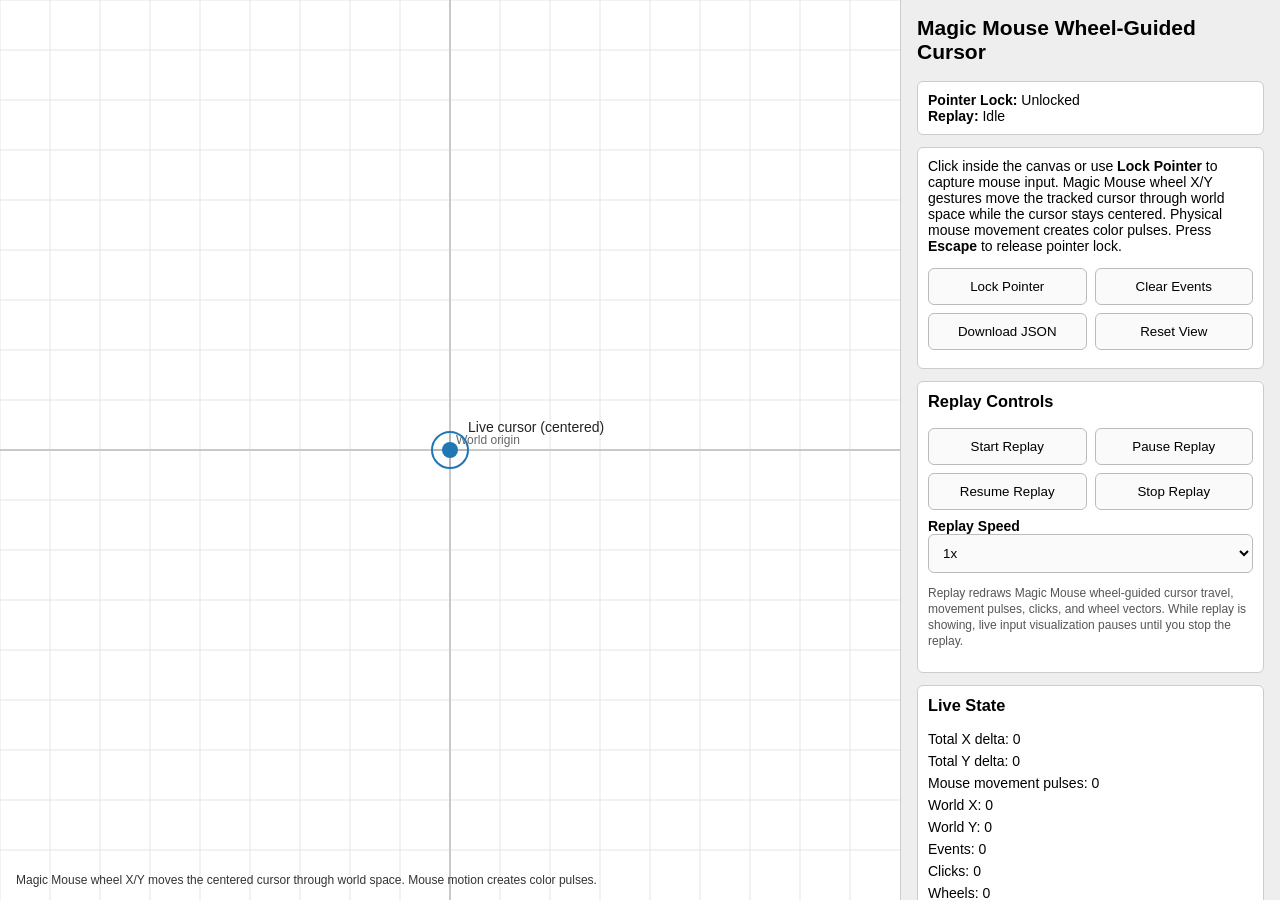
<file: developer/magic mouse/mouse_tracker_magic_mouse_wheel_guided_pulses.html>
<!DOCTYPE html>
<html lang="en">
<head>
  <meta charset="UTF-8" />
  <meta name="viewport" content="width=device-width, initial-scale=1.0" />
  <title>Magic Mouse Wheel-Guided Cursor + Movement Pulses</title>
  <style>
    html, body {
      margin: 0;
      width: 100%;
      height: 100%;
      overflow: hidden;
      font-family: Arial, sans-serif;
      background: #f4f4f4;
      user-select: none;
    }

    * { box-sizing: border-box; }

    #app {
      display: grid;
      grid-template-columns: 1fr 380px;
      width: 100vw;
      height: 100vh;
    }

    #tracker {
      width: 100%;
      height: 100%;
      display: block;
      background: #ffffff;
      cursor: crosshair;
    }

    #panel {
      padding: 16px;
      background: #eeeeee;
      border-left: 1px solid #cccccc;
      font-size: 14px;
      overflow-y: auto;
    }

    .status, .section {
      padding: 10px;
      background: #ffffff;
      border: 1px solid #cccccc;
      margin-bottom: 12px;
      border-radius: 6px;
    }

    h2, h3 {
      margin-top: 0;
    }

    .button-row {
      display: grid;
      grid-template-columns: 1fr 1fr;
      gap: 8px;
      margin-bottom: 8px;
    }

    button, select {
      width: 100%;
      padding: 10px;
      cursor: pointer;
      border: 1px solid #bbbbbb;
      border-radius: 6px;
      background: #fafafa;
    }

    .legend-item {
      display: flex;
      align-items: center;
      gap: 8px;
      margin: 6px 0;
    }

    .swatch {
      width: 16px;
      height: 16px;
      border-radius: 50%;
      border: 1px solid rgba(0,0,0,0.15);
      flex: 0 0 auto;
    }

    code {
      display: block;
      white-space: pre-wrap;
      background: #ffffff;
      border: 1px solid #cccccc;
      padding: 8px;
      max-height: 240px;
      overflow-y: auto;
      border-radius: 6px;
    }

    .small {
      color: #555555;
      font-size: 12px;
      line-height: 1.35;
    }

    .metric {
      margin: 6px 0;
    }
  </style>
</head>
<body>
  <div id="app">
    <canvas id="tracker"></canvas>

    <div id="panel">
      <h2>Magic Mouse Wheel-Guided Cursor</h2>

      <div class="status">
        <div><strong>Pointer Lock:</strong> <span id="lockStatus">Unlocked</span></div>
        <div><strong>Replay:</strong> <span id="replayStatus">Idle</span></div>
      </div>

      <div class="section">
        <p style="margin-top:0;">
          Click inside the canvas or use <strong>Lock Pointer</strong> to capture mouse input.
          Magic Mouse wheel X/Y gestures move the tracked cursor through world space while the cursor stays centered. Physical mouse movement creates color pulses.
          Press <strong>Escape</strong> to release pointer lock.
        </p>

        <div class="button-row">
          <button id="lockButton">Lock Pointer</button>
          <button id="clearButton">Clear Events</button>
        </div>
        <div class="button-row">
          <button id="downloadButton">Download JSON</button>
          <button id="resetViewButton">Reset View</button>
        </div>
      </div>

      <div class="section">
        <h3>Replay Controls</h3>
        <div class="button-row">
          <button id="replayButton">Start Replay</button>
          <button id="pauseReplayButton">Pause Replay</button>
        </div>
        <div class="button-row">
          <button id="resumeReplayButton">Resume Replay</button>
          <button id="stopReplayButton">Stop Replay</button>
        </div>

        <label for="speedSelect"><strong>Replay Speed</strong></label>
        <select id="speedSelect">
          <option value="0.25">0.25x</option>
          <option value="0.5">0.5x</option>
          <option value="1" selected>1x</option>
          <option value="2">2x</option>
          <option value="4">4x</option>
        </select>
        <p class="small">Replay redraws Magic Mouse wheel-guided cursor travel, movement pulses, clicks, and wheel vectors. While replay is showing, live input visualization pauses until you stop the replay.</p>
      </div>

      <div class="section">
        <h3>Live State</h3>
        <div class="metric">Total X delta: <span id="totalX">0</span></div>
        <div class="metric">Total Y delta: <span id="totalY">0</span></div>
        <div class="metric">Mouse movement pulses: <span id="motionPulseCount">0</span></div>
        <div class="metric">World X: <span id="worldX">0</span></div>
        <div class="metric">World Y: <span id="worldY">0</span></div>
        <div class="metric">Events: <span id="eventCount">0</span></div>
        <div class="metric">Clicks: <span id="clickCount">0</span></div>
        <div class="metric">Wheels: <span id="wheelCount">0</span></div>
        <div class="metric">Wheel X total: <span id="wheelXTotal">0</span></div>
        <div class="metric">Wheel Y total: <span id="wheelYTotal">0</span></div>
        <div class="metric">Last wheel vector: <span id="lastWheelVector">0, 0</span></div>
        <div class="metric">Replay Progress: <span id="replayProgress">0 / 0</span></div>
      </div>

      <div class="section">
        <h3>Visual Mapping Legend</h3>
        <div class="legend-item"><span class="swatch" style="background:#1f77b4"></span> Magic Mouse wheel X/Y = cursor travel while centered</div>
        <div class="legend-item"><span class="swatch" style="background:#17becf"></span> Physical mouse movement = cyan/yellow motion pulse</div>
        <div class="legend-item"><span class="swatch" style="background:#d62728"></span> Mouse down = red pulse</div>
        <div class="legend-item"><span class="swatch" style="background:#2ca02c"></span> Mouse up = green pulse</div>
        <div class="legend-item"><span class="swatch" style="background:#9467bd"></span> Magic Mouse scroll = purple XY vector + direction label</div>
        <div class="legend-item"><span class="swatch" style="background:#ff7f0e"></span> Pointer lock state = orange status badge</div>
        <p class="small">Side-to-side Magic Mouse gestures move the cursor horizontally through world space. Up/down gestures move it vertically. Physical mouse movement no longer moves the cursor; it creates colored motion pulses.</p>
      </div>

      <div class="section">
        <h3>Recent Events</h3>
        <code id="eventLog"></code>
      </div>
    </div>
  </div>

  <script>
    const canvas = document.getElementById("tracker");
    const ctx = canvas.getContext("2d");

    const lockStatus = document.getElementById("lockStatus");
    const replayStatusEl = document.getElementById("replayStatus");
    const totalXEl = document.getElementById("totalX");
    const totalYEl = document.getElementById("totalY");
    const worldXEl = document.getElementById("worldX");
    const worldYEl = document.getElementById("worldY");
    const motionPulseCountEl = document.getElementById("motionPulseCount");
    const eventCountEl = document.getElementById("eventCount");
    const clickCountEl = document.getElementById("clickCount");
    const wheelCountEl = document.getElementById("wheelCount");
    const wheelXTotalEl = document.getElementById("wheelXTotal");
    const wheelYTotalEl = document.getElementById("wheelYTotal");
    const lastWheelVectorEl = document.getElementById("lastWheelVector");
    const replayProgressEl = document.getElementById("replayProgress");
    const eventLogEl = document.getElementById("eventLog");

    const lockButton = document.getElementById("lockButton");
    const clearButton = document.getElementById("clearButton");
    const downloadButton = document.getElementById("downloadButton");
    const resetViewButton = document.getElementById("resetViewButton");

    const replayButton = document.getElementById("replayButton");
    const pauseReplayButton = document.getElementById("pauseReplayButton");
    const resumeReplayButton = document.getElementById("resumeReplayButton");
    const stopReplayButton = document.getElementById("stopReplayButton");
    const speedSelect = document.getElementById("speedSelect");

    let events = [];
    let recordingStart = null;

    let totalX = 0;
    let totalY = 0;
    let clickCount = 0;
    let motionPulseCount = 0;
    let wheelCount = 0;
    let wheelXTotal = 0;
    let wheelYTotal = 0;
    let lastWheelVector = { x: 0, y: 0 };

    const live = {
      worldX: 0,
      worldY: 0,
      trail: []
    };

    let effectBursts = [];
    let statusFlash = { label: "READY", color: "#ff7f0e", until: 0 };

    const maxTrailPoints = 400;
    const maxEffects = 160;

    let replay = {
      active: false,
      paused: false,
      showing: false,
      speed: 1,
      snapshot: [],
      index: 0,
      startedAt: 0,
      pausedElapsed: 0,
      worldX: 0,
      worldY: 0,
      trail: []
    };

    function clamp(v, min, max) {
      return Math.max(min, Math.min(max, v));
    }

    function nowMs() {
      return performance.now();
    }

    function screenCenter() {
      return { x: canvas.width / 2, y: canvas.height / 2 };
    }

    function getCurrentState() {
      return replay.showing ? replay : live;
    }

    function buttonName(button) {
      if (button === 0) return "left";
      if (button === 1) return "middle";
      if (button === 2) return "right";
      return `button-${button}`;
    }

    function wheelDirectionLabel(deltaX, deltaY) {
      const threshold = 0.25;
      const parts = [];
      if (deltaY < -threshold) parts.push("up");
      if (deltaY > threshold) parts.push("down");
      if (deltaX < -threshold) parts.push("left");
      if (deltaX > threshold) parts.push("right");
      if (!parts.length) return "wheel still";
      return "wheel " + parts.join("+");
    }

    function normalizedWheelVector(deltaX, deltaY, scale = 2.0, maxLength = 80) {
      const length = Math.hypot(deltaX, deltaY);
      if (length === 0) return { x: 0, y: 0, length: 0 };
      const drawLength = Math.min(maxLength, Math.max(14, length * scale));
      return {
        x: (deltaX / length) * drawLength,
        y: (deltaY / length) * drawLength,
        length: drawLength
      };
    }

    function movementPulseColor(dx, dy) {
      const magnitude = Math.min(1, Math.hypot(dx, dy) / 60);
      const hue = Math.round((Math.atan2(dy, dx) + Math.PI) / (Math.PI * 2) * 360);
      const lightness = Math.round(45 + magnitude * 20);
      return `hsl(${hue}, 85%, ${lightness}%)`;
    }

    function worldToScreen(wx, wy, cameraX, cameraY) {
      const c = screenCenter();
      return {
        x: c.x + (wx - cameraX),
        y: c.y + (wy - cameraY)
      };
    }

    function addTrailPoint(targetTrail, x, y) {
      targetTrail.push({ x, y });
      if (targetTrail.length > maxTrailPoints) targetTrail.shift();
    }

    function addEffect(type, worldX, worldY, extra = {}) {
      effectBursts.push({
        type,
        worldX,
        worldY,
        label: extra.label || "",
        color: extra.color || "#000000",
        deltaX: extra.deltaX || 0,
        deltaY: extra.deltaY || 0,
        createdAt: nowMs(),
        duration: extra.duration || 700
      });
      if (effectBursts.length > maxEffects) effectBursts.shift();
    }

    function setStatusFlash(label, color = "#ff7f0e", duration = 1200) {
      statusFlash = { label, color, until: nowMs() + duration };
    }

    function resetWorldState() {
      live.worldX = 0;
      live.worldY = 0;
      live.trail = [];
      replay.worldX = 0;
      replay.worldY = 0;
      replay.trail = [];
      effectBursts = [];
    }

    function logEvent(type, data = {}) {
      if (recordingStart === null) recordingStart = nowMs();
      const relTime = nowMs() - recordingStart;
      const event = {
        type,
        relTime,
        isoTime: new Date().toISOString(),
        ...data
      };
      events.push(event);
      if (events.length > 10000) events.shift();
      updatePanel();
    }

    function updatePanel() {
      const current = getCurrentState();

      totalXEl.textContent = Math.round(totalX);
      totalYEl.textContent = Math.round(totalY);
      worldXEl.textContent = Math.round(current.worldX);
      worldYEl.textContent = Math.round(current.worldY);
      motionPulseCountEl.textContent = motionPulseCount;
      eventCountEl.textContent = events.length;
      clickCountEl.textContent = clickCount;
      wheelCountEl.textContent = wheelCount;
      wheelXTotalEl.textContent = Math.round(wheelXTotal);
      wheelYTotalEl.textContent = Math.round(wheelYTotal);
      lastWheelVectorEl.textContent = `${Math.round(lastWheelVector.x)}, ${Math.round(lastWheelVector.y)}`;
      replayProgressEl.textContent = `${replay.index} / ${replay.snapshot.length}`;

      const recent = events.slice(-18).reverse();
      eventLogEl.textContent = JSON.stringify(recent, null, 2);
    }

    function resizeCanvas() {
      canvas.width = canvas.clientWidth;
      canvas.height = canvas.clientHeight;
    }

    function drawGrid(cameraX, cameraY) {
      const spacing = 50;
      ctx.fillStyle = "#ffffff";
      ctx.fillRect(0, 0, canvas.width, canvas.height);

      ctx.strokeStyle = "#e5e5e5";
      ctx.lineWidth = 1;

      let offsetX = ((-cameraX % spacing) + spacing) % spacing;
      let offsetY = ((-cameraY % spacing) + spacing) % spacing;

      for (let x = offsetX; x < canvas.width; x += spacing) {
        ctx.beginPath();
        ctx.moveTo(x, 0);
        ctx.lineTo(x, canvas.height);
        ctx.stroke();
      }

      for (let y = offsetY; y < canvas.height; y += spacing) {
        ctx.beginPath();
        ctx.moveTo(0, y);
        ctx.lineTo(canvas.width, y);
        ctx.stroke();
      }

      const origin = worldToScreen(0, 0, cameraX, cameraY);
      ctx.strokeStyle = "#c9c9c9";
      ctx.lineWidth = 2;
      ctx.beginPath();
      ctx.moveTo(origin.x, 0);
      ctx.lineTo(origin.x, canvas.height);
      ctx.stroke();
      ctx.beginPath();
      ctx.moveTo(0, origin.y);
      ctx.lineTo(canvas.width, origin.y);
      ctx.stroke();

      ctx.fillStyle = "#666666";
      ctx.font = "12px Arial";
      ctx.fillText("World origin", origin.x + 6, origin.y - 6);
    }

    function drawTrail(trail, cameraX, cameraY, color) {
      if (trail.length < 2) return;
      ctx.beginPath();
      const start = worldToScreen(trail[0].x, trail[0].y, cameraX, cameraY);
      ctx.moveTo(start.x, start.y);
      for (let i = 1; i < trail.length; i++) {
        const p = worldToScreen(trail[i].x, trail[i].y, cameraX, cameraY);
        ctx.lineTo(p.x, p.y);
      }
      ctx.strokeStyle = color;
      ctx.lineWidth = 2.5;
      ctx.stroke();
    }

    function drawCenteredCursor(color, label) {
      const c = screenCenter();

      ctx.strokeStyle = "rgba(0,0,0,0.2)";
      ctx.lineWidth = 1;
      ctx.beginPath();
      ctx.moveTo(c.x - 18, c.y);
      ctx.lineTo(c.x + 18, c.y);
      ctx.stroke();
      ctx.beginPath();
      ctx.moveTo(c.x, c.y - 18);
      ctx.lineTo(c.x, c.y + 18);
      ctx.stroke();

      ctx.beginPath();
      ctx.arc(c.x, c.y, 8, 0, Math.PI * 2);
      ctx.fillStyle = color;
      ctx.fill();

      ctx.beginPath();
      ctx.arc(c.x, c.y, 18, 0, Math.PI * 2);
      ctx.strokeStyle = color;
      ctx.lineWidth = 2;
      ctx.stroke();

      ctx.fillStyle = "#222222";
      ctx.font = "14px Arial";
      ctx.fillText(label, c.x + 18, c.y - 18);
    }

    function drawWheelVector(screenX, screenY, deltaX, deltaY, color, alpha = 1) {
      const vec = normalizedWheelVector(deltaX, deltaY);
      const endX = screenX + vec.x;
      const endY = screenY + vec.y;

      ctx.save();
      ctx.globalAlpha = alpha;
      ctx.strokeStyle = color;
      ctx.fillStyle = color;
      ctx.lineWidth = 3;
      ctx.beginPath();
      ctx.moveTo(screenX, screenY);
      ctx.lineTo(endX, endY);
      ctx.stroke();

      const angle = Math.atan2(vec.y, vec.x);
      const head = 10;
      ctx.beginPath();
      ctx.moveTo(endX, endY);
      ctx.lineTo(endX - head * Math.cos(angle - Math.PI / 6), endY - head * Math.sin(angle - Math.PI / 6));
      ctx.lineTo(endX - head * Math.cos(angle + Math.PI / 6), endY - head * Math.sin(angle + Math.PI / 6));
      ctx.closePath();
      ctx.fill();
      ctx.restore();
    }

    function drawEffects(timestamp, cameraX, cameraY) {
      effectBursts = effectBursts.filter(effect => timestamp - effect.createdAt <= effect.duration);

      for (const effect of effectBursts) {
        const elapsed = timestamp - effect.createdAt;
        const p = Math.min(1, elapsed / effect.duration);
        const alpha = 1 - p;
        const radius = 12 + p * 28;
        const pos = worldToScreen(effect.worldX, effect.worldY, cameraX, cameraY);

        ctx.save();
        ctx.globalAlpha = alpha;
        ctx.beginPath();
        ctx.arc(pos.x, pos.y, radius, 0, Math.PI * 2);
        ctx.strokeStyle = effect.color;
        ctx.lineWidth = 3;
        ctx.stroke();

        if (effect.type === "wheel") {
          drawWheelVector(pos.x, pos.y, effect.deltaX, effect.deltaY, effect.color, alpha);
        }

        if (effect.label) {
          ctx.fillStyle = effect.color;
          ctx.font = "bold 13px Arial";
          ctx.fillText(effect.label, pos.x + 14, pos.y + 4);
        }
        ctx.restore();
      }
    }

    function drawOverlay(timestamp) {
      const remaining = statusFlash.until - timestamp;
      if (remaining > 0) {
        ctx.save();
        ctx.globalAlpha = Math.min(1, remaining / 1200);
        ctx.fillStyle = statusFlash.color;
        ctx.fillRect(16, 16, 240, 36);
        ctx.fillStyle = "#ffffff";
        ctx.font = "bold 14px Arial";
        ctx.fillText(statusFlash.label, 28, 39);
        ctx.restore();
      }

      ctx.fillStyle = "#333333";
      ctx.font = "12px Arial";
      ctx.fillText("Magic Mouse wheel X/Y moves the centered cursor through world space. Mouse motion creates color pulses.", 16, canvas.height - 16);
    }

    function render(timestamp) {
      const state = getCurrentState();
      const cameraX = state.worldX;
      const cameraY = state.worldY;
      const trail = state.trail;
      const pointerColor = replay.showing ? "#0b5394" : "#1f77b4";
      const pointerLabel = replay.showing ? "Replay cursor (centered)" : "Live cursor (centered)";

      drawGrid(cameraX, cameraY);
      drawTrail(trail, cameraX, cameraY, pointerColor);
      drawEffects(timestamp, cameraX, cameraY);
      drawCenteredCursor(pointerColor, pointerLabel);
      drawOverlay(timestamp);

      requestAnimationFrame(render);
    }

    async function lockPointer() {
      try {
        await canvas.requestPointerLock();
      } catch (err) {
        console.error("Pointer lock failed:", err);
        logEvent("pointer_lock_error", { message: String(err) });
        setStatusFlash("POINTER LOCK ERROR", "#c0392b", 1600);
      }
    }

    function applyVisualForEvent(event, isReplay = false) {
      const state = isReplay ? replay : live;

      if (event.type === "mousemove") {
        addEffect("mousemove", event.worldX, event.worldY, {
          color: event.pulseColor || "#17becf",
          label: `move pulse (${Math.round(event.movementX)}, ${Math.round(event.movementY)})`,
          deltaX: event.movementX,
          deltaY: event.movementY,
          duration: 850
        });
      }

      if (event.type === "mousedown") {
        addEffect("mousedown", event.worldX, event.worldY, {
          color: "#d62728",
          label: `${buttonName(event.button)} down`,
          duration: 900
        });
      }

      if (event.type === "mouseup") {
        addEffect("mouseup", event.worldX, event.worldY, {
          color: "#2ca02c",
          label: `${buttonName(event.button)} up`,
          duration: 900
        });
      }

      if (event.type === "wheel") {
        state.worldX = event.worldX;
        state.worldY = event.worldY;
        addTrailPoint(state.trail, state.worldX, state.worldY);

        addEffect("wheel", event.worldX, event.worldY, {
          color: "#9467bd",
          label: `${wheelDirectionLabel(event.deltaX, event.deltaY)} (${Math.round(event.deltaX)}, ${Math.round(event.deltaY)})`,
          deltaX: event.deltaX,
          deltaY: event.deltaY,
          duration: 1100
        });
      }

      if (event.type === "pointer_lock_start") setStatusFlash("POINTER LOCK ACTIVE", "#ff7f0e");
      if (event.type === "pointer_lock_end") setStatusFlash("POINTER LOCK RELEASED", "#ff7f0e");
      if (event.type === "pointer_lock_error") setStatusFlash("POINTER LOCK ERROR", "#c0392b", 1600);
    }

    function startReplay() {
      if (!events.length) {
        alert("No events recorded yet.");
        return;
      }

      replay.snapshot = JSON.parse(JSON.stringify(events));
      replay.speed = Number(speedSelect.value) || 1;
      replay.active = true;
      replay.paused = false;
      replay.showing = true;
      replay.index = 0;
      replay.startedAt = nowMs();
      replay.pausedElapsed = 0;
      replay.worldX = 0;
      replay.worldY = 0;
      replay.trail = [];
      effectBursts = [];
      replayStatusEl.textContent = "Playing";
      setStatusFlash("REPLAY STARTED", "#0b5394");
      updatePanel();
    }

    function pauseReplay() {
      if (!replay.active || replay.paused) return;
      replay.paused = true;
      replay.pausedElapsed = nowMs() - replay.startedAt;
      replayStatusEl.textContent = "Paused";
      setStatusFlash("REPLAY PAUSED", "#666666");
    }

    function resumeReplay() {
      if (!replay.active || !replay.paused) return;
      replay.paused = false;
      replay.startedAt = nowMs() - replay.pausedElapsed;
      replayStatusEl.textContent = "Playing";
      setStatusFlash("REPLAY RESUMED", "#0b5394");
    }

    function stopReplay() {
      replay.active = false;
      replay.paused = false;
      replay.showing = false;
      replay.snapshot = [];
      replay.index = 0;
      replay.trail = [];
      replay.worldX = 0;
      replay.worldY = 0;
      replayStatusEl.textContent = "Idle";
      effectBursts = [];
      setStatusFlash("REPLAY STOPPED", "#666666");
      updatePanel();
    }

    function stepReplay() {
      if (!replay.active || replay.paused) return;

      const elapsed = (nowMs() - replay.startedAt) * replay.speed;
      while (replay.index < replay.snapshot.length && replay.snapshot[replay.index].relTime <= elapsed) {
        const event = replay.snapshot[replay.index];
        applyVisualForEvent(event, true);
        replay.index += 1;
      }

      if (replay.index >= replay.snapshot.length) {
        replay.active = false;
        replay.paused = false;
        replay.showing = true;
        replayStatusEl.textContent = "Finished";
        setStatusFlash("REPLAY COMPLETE", "#0b5394", 1600);
      }

      updatePanel();
    }

    function liveInputBlocked() {
      return replay.showing;
    }

    canvas.addEventListener("click", () => {
      if (document.pointerLockElement !== canvas) lockPointer();
    });

    lockButton.addEventListener("click", lockPointer);

    document.addEventListener("pointerlockchange", () => {
      const locked = document.pointerLockElement === canvas;
      lockStatus.textContent = locked ? "Locked" : "Unlocked";
      const type = locked ? "pointer_lock_start" : "pointer_lock_end";
      logEvent(type);
      applyVisualForEvent({ type }, false);
    });

    document.addEventListener("pointerlockerror", () => {
      logEvent("pointer_lock_error");
      applyVisualForEvent({ type: "pointer_lock_error" }, false);
    });

    document.addEventListener("mousemove", (event) => {
      if (document.pointerLockElement !== canvas) return;
      if (liveInputBlocked()) return;

      const dx = event.movementX;
      const dy = event.movementY;
      totalX += dx;
      totalY += dy;

      if (dx !== 0 || dy !== 0) {
        motionPulseCount += 1;
      }

      const record = {
        movementX: dx,
        movementY: dy,
        worldX: live.worldX,
        worldY: live.worldY,
        totalX,
        totalY,
        pulseColor: movementPulseColor(dx, dy)
      };

      logEvent("mousemove", record);
      applyVisualForEvent({ type: "mousemove", ...record }, false);
      updatePanel();
    });

    document.addEventListener("mousedown", (event) => {
      if (document.pointerLockElement !== canvas) return;
      if (liveInputBlocked()) return;

      clickCount += 1;
      const record = {
        button: event.button,
        buttons: event.buttons,
        worldX: live.worldX,
        worldY: live.worldY
      };
      logEvent("mousedown", record);
      applyVisualForEvent({ type: "mousedown", ...record }, false);
    });

    document.addEventListener("mouseup", (event) => {
      if (document.pointerLockElement !== canvas) return;
      if (liveInputBlocked()) return;

      const record = {
        button: event.button,
        buttons: event.buttons,
        worldX: live.worldX,
        worldY: live.worldY
      };
      logEvent("mouseup", record);
      applyVisualForEvent({ type: "mouseup", ...record }, false);
    });

    document.addEventListener("wheel", (event) => {
      if (document.pointerLockElement !== canvas) return;
      if (liveInputBlocked()) return;

      event.preventDefault();
      wheelCount += 1;
      wheelXTotal += event.deltaX;
      wheelYTotal += event.deltaY;
      lastWheelVector = { x: event.deltaX, y: event.deltaY };

      live.worldX += event.deltaX;
      live.worldY += event.deltaY;

      const record = {
        deltaX: event.deltaX,
        deltaY: event.deltaY,
        deltaZ: event.deltaZ,
        deltaMode: event.deltaMode,
        worldX: live.worldX,
        worldY: live.worldY
      };
      logEvent("wheel", record);
      applyVisualForEvent({ type: "wheel", ...record }, false);
      updatePanel();
    }, { passive: false });

    document.addEventListener("contextmenu", (event) => {
      event.preventDefault();
    });

    clearButton.addEventListener("click", () => {
      events = [];
      recordingStart = null;
      totalX = 0;
      totalY = 0;
      clickCount = 0;
      motionPulseCount = 0;
      wheelCount = 0;
      wheelXTotal = 0;
      wheelYTotal = 0;
      lastWheelVector = { x: 0, y: 0 };
      stopReplay();
      resetWorldState();
      setStatusFlash("EVENTS CLEARED", "#666666");
      updatePanel();
    });

    resetViewButton.addEventListener("click", () => {
      resetWorldState();
      setStatusFlash("VIEW RESET", "#666666");
      updatePanel();
    });

    downloadButton.addEventListener("click", () => {
      const blob = new Blob([JSON.stringify(events, null, 2)], { type: "application/json" });
      const url = URL.createObjectURL(blob);
      const a = document.createElement("a");
      a.href = url;
      a.download = "magic_mouse_wheel_guided_pulse_events.json";
      a.click();
      URL.revokeObjectURL(url);
    });

    replayButton.addEventListener("click", startReplay);
    pauseReplayButton.addEventListener("click", pauseReplay);
    resumeReplayButton.addEventListener("click", resumeReplay);
    stopReplayButton.addEventListener("click", stopReplay);

    speedSelect.addEventListener("change", () => {
      if (replay.active && !replay.paused) {
        const elapsedBefore = (nowMs() - replay.startedAt) * replay.speed;
        replay.speed = Number(speedSelect.value) || 1;
        replay.startedAt = nowMs() - (elapsedBefore / replay.speed);
      }
    });

    window.addEventListener("resize", resizeCanvas);

    function replayLoop() {
      stepReplay();
      requestAnimationFrame(replayLoop);
    }

    resizeCanvas();
    updatePanel();
    requestAnimationFrame(render);
    requestAnimationFrame(replayLoop);
  </script>
</body>
</html>
</file>
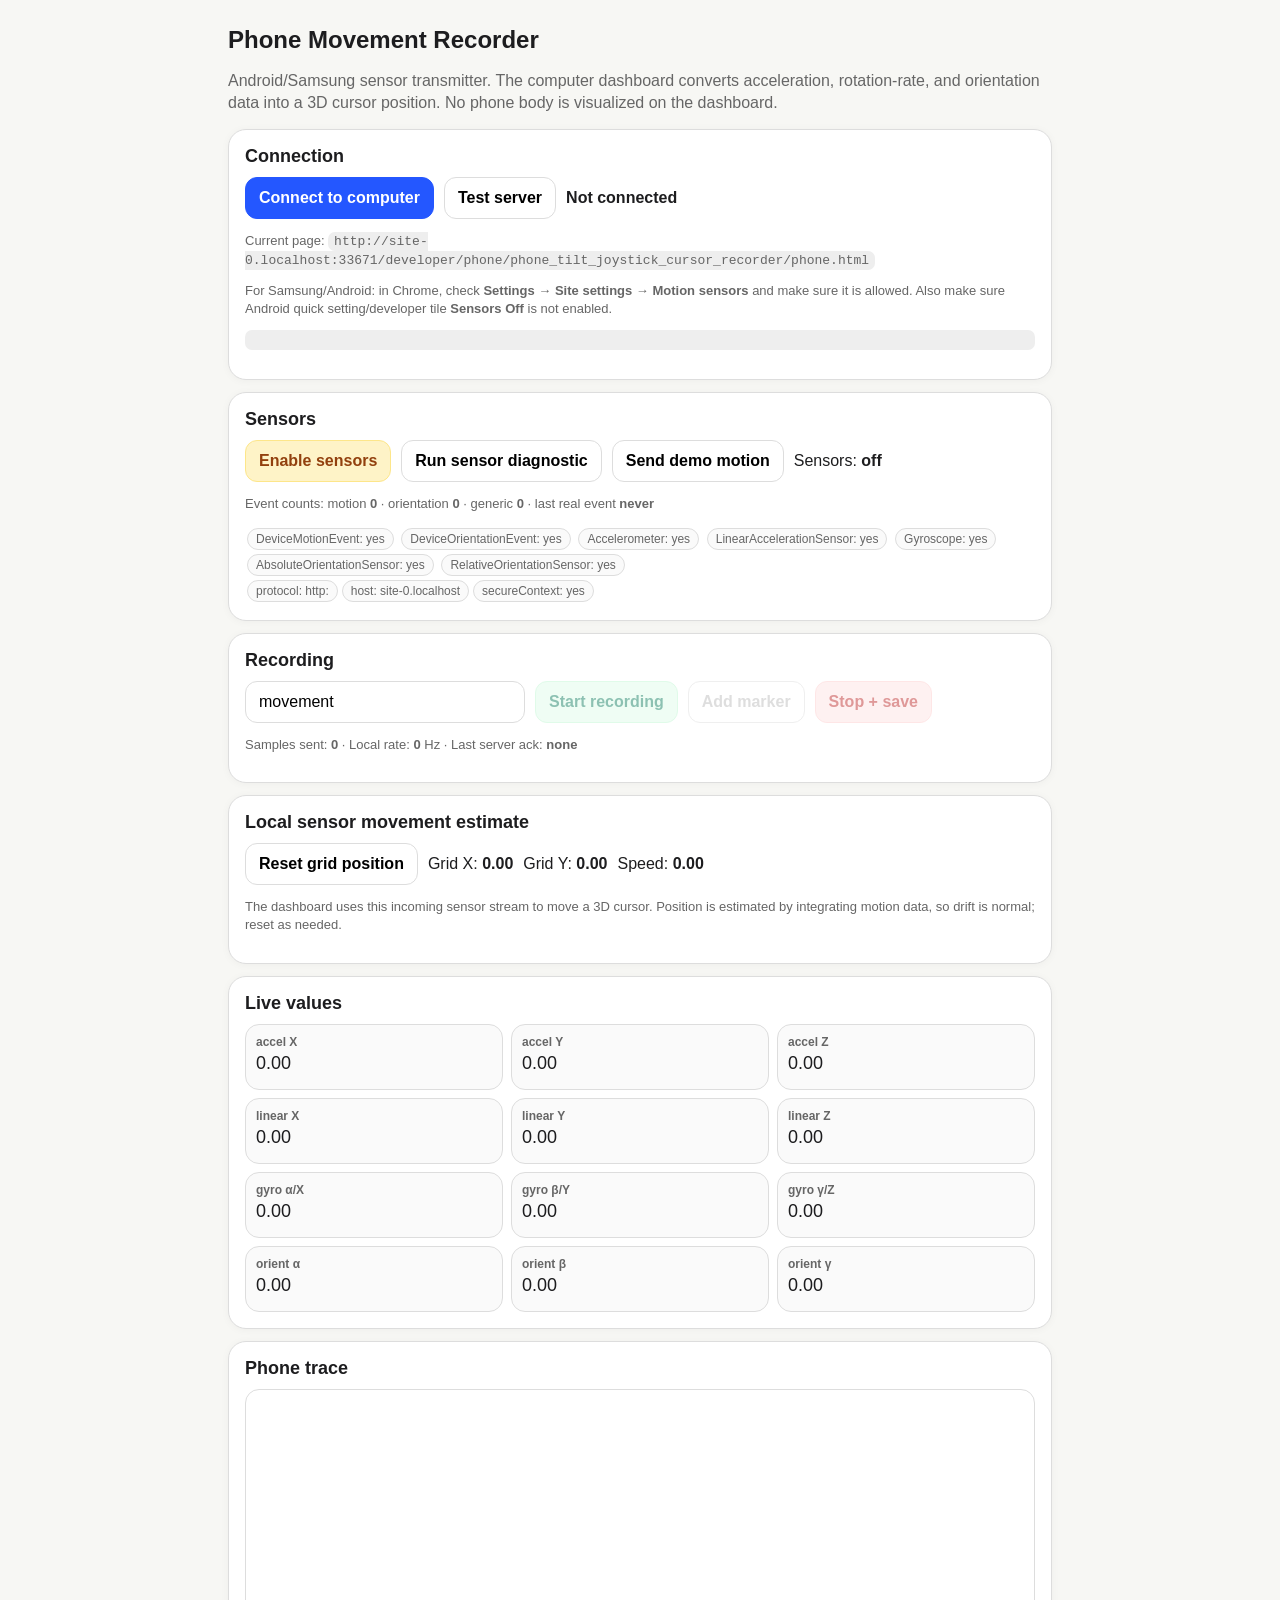
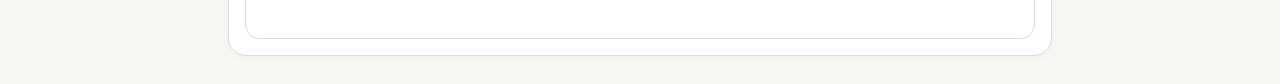
<file: developer/phone/phone_tilt_joystick_cursor_recorder/phone.html>
<!doctype html>
<html lang="en">
<head>
<meta charset="utf-8" />
<meta name="viewport" content="width=device-width, initial-scale=1, viewport-fit=cover" />
<title>Phone 3D Cursor Movement Recorder</title>
<style>
  :root { --bg:#f7f7f4; --card:#ffffff; --ink:#1d1d1f; --muted:#666; --line:#ddd; --accent:#2457ff; --good:#047857; --bad:#b91c1c; --warn:#92400e; }
  * { box-sizing: border-box; }
  body { margin:0; font-family:-apple-system,BlinkMacSystemFont,"Segoe UI",Roboto,sans-serif; background:var(--bg); color:var(--ink); }
  main { max-width:860px; margin:0 auto; padding:18px; }
  h1 { font-size:24px; margin:8px 0 4px; } h2 { margin:0 0 10px; font-size:18px; }
  p { color:var(--muted); line-height:1.35; }
  .card { background:var(--card); border:1px solid var(--line); border-radius:18px; padding:16px; margin:12px 0; box-shadow:0 1px 8px rgba(0,0,0,.04); }
  .row { display:flex; flex-wrap:wrap; gap:10px; align-items:center; }
  button, input, select { font:inherit; border-radius:12px; border:1px solid var(--line); padding:11px 13px; background:white; }
  button { cursor:pointer; font-weight:700; }
  button.primary { background:var(--accent); color:white; border-color:var(--accent); }
  button.danger { background:#fee2e2; border-color:#fecaca; color:var(--bad); }
  button.good { background:#dcfce7; border-color:#bbf7d0; color:var(--good); }
  button.warn { background:#fef3c7; border-color:#fde68a; color:var(--warn); }
  button:disabled { opacity:.45; cursor:not-allowed; }
  input { width:100%; max-width:280px; }
  .status { font-weight:800; }
  .grid { display:grid; grid-template-columns:repeat(3,1fr); gap:8px; }
  .metric { padding:10px; border:1px solid var(--line); border-radius:14px; background:#fafafa; min-height:66px; }
  .metric b { display:block; font-size:12px; color:var(--muted); margin-bottom:4px; }
  .metric span { font-variant-numeric:tabular-nums; font-size:18px; }
  canvas { width:100%; height:250px; border:1px solid var(--line); border-radius:14px; background:#fff; display:block; }
  code, pre { background:#eee; padding:2px 6px; border-radius:7px; }
  pre { white-space:pre-wrap; padding:10px; max-height:210px; overflow:auto; }
  .small { font-size:13px; color:var(--muted); }
  .pill { display:inline-block; padding:3px 8px; border-radius:999px; border:1px solid var(--line); background:#fafafa; font-size:12px; margin:2px; }
  @media (max-width:700px){ .grid{grid-template-columns:1fr 1fr;} }
</style>
</head>
<body>
<main>
  <h1>Phone Movement Recorder</h1>
  <p>Android/Samsung sensor transmitter. The computer dashboard converts acceleration, rotation-rate, and orientation data into a 3D cursor position. No phone body is visualized on the dashboard.</p>

  <section class="card">
    <h2>Connection</h2>
    <div class="row">
      <button id="connectBtn" class="primary">Connect to computer</button>
      <button id="testBtn">Test server</button>
      <span id="status" class="status">Not connected</span>
    </div>
    <p class="small">Current page: <code id="pageUrl"></code></p>
    <p class="small">For Samsung/Android: in Chrome, check <b>Settings → Site settings → Motion sensors</b> and make sure it is allowed. Also make sure Android quick setting/developer tile <b>Sensors Off</b> is not enabled.</p>
    <pre id="log"></pre>
  </section>

  <section class="card">
    <h2>Sensors</h2>
    <div class="row">
      <button id="permBtn" class="warn">Enable sensors</button>
      <button id="diagBtn">Run sensor diagnostic</button>
      <button id="demoBtn">Send demo motion</button>
      <span>Sensors: <b id="sensorStatus">off</b></span>
    </div>
    <p class="small">Event counts: motion <b id="motionEvents">0</b> · orientation <b id="orientEvents">0</b> · generic <b id="genericEvents">0</b> · last real event <b id="lastEventAge">never</b></p>
    <div id="caps" class="small"></div>
  </section>

  <section class="card">
    <h2>Recording</h2>
    <div class="row">
      <input id="recordingName" value="movement" aria-label="Recording name" />
      <button id="startBtn" class="good" disabled>Start recording</button>
      <button id="markBtn" disabled>Add marker</button>
      <button id="stopBtn" class="danger" disabled>Stop + save</button>
    </div>
    <p class="small">Samples sent: <b id="sampleCount">0</b> · Local rate: <b id="rate">0</b> Hz · Last server ack: <b id="ack">none</b></p>
  </section>



  <section class="card">
    <h2>Local sensor movement estimate</h2>
    <div class="row">
      <button id="resetGridBtn">Reset grid position</button>
      <span>Grid X: <b id="gridX">0.00</b></span>
      <span>Grid Y: <b id="gridY">0.00</b></span>
      <span>Speed: <b id="gridSpeed">0.00</b></span>
    </div>
    <p class="small">The dashboard uses this incoming sensor stream to move a 3D cursor. Position is estimated by integrating motion data, so drift is normal; reset as needed.</p>
  </section>

  <section class="card">
    <h2>Live values</h2>
    <div class="grid">
      <div class="metric"><b>accel X</b><span id="ax">0.00</span></div>
      <div class="metric"><b>accel Y</b><span id="ay">0.00</span></div>
      <div class="metric"><b>accel Z</b><span id="az">0.00</span></div>
      <div class="metric"><b>linear X</b><span id="lx">0.00</span></div>
      <div class="metric"><b>linear Y</b><span id="ly">0.00</span></div>
      <div class="metric"><b>linear Z</b><span id="lz">0.00</span></div>
      <div class="metric"><b>gyro α/X</b><span id="ra">0.00</span></div>
      <div class="metric"><b>gyro β/Y</b><span id="rb">0.00</span></div>
      <div class="metric"><b>gyro γ/Z</b><span id="rg">0.00</span></div>
      <div class="metric"><b>orient α</b><span id="oa">0.00</span></div>
      <div class="metric"><b>orient β</b><span id="ob">0.00</span></div>
      <div class="metric"><b>orient γ</b><span id="og">0.00</span></div>
    </div>
  </section>

  <section class="card">
    <h2>Phone trace</h2>
    <canvas id="trace" width="900" height="420"></canvas>
  </section>
</main>
<script>
const $ = id => document.getElementById(id);
$('pageUrl').textContent = location.href;
const canvas = $('trace');
const ctx = canvas.getContext('2d');
let connected = false;
let sensorsReady = false;
let recording = false;
let count = 0;
let motionEvents = 0;
let orientEvents = 0;
let genericEvents = 0;
let lastRealEventAt = 0;
let lastMotion = null;
let lastOrientation = null;
let genericState = {accel:null, linear:null, gyro:null, orientation:null};
let startTime = 0;
let lastSend = 0;
let minIntervalMs = 30;
let trace = [];
let rateSamples = 0;
let lastRateTime = performance.now();
let heartbeatTimer = null;
let demoTimer = null;
let wakeLock = null;
let gridPos = {x:0, y:0, vx:0, vy:0, lastT:0};

function log(s){ const line = `[${new Date().toLocaleTimeString()}] ${s}\n`; $('log').textContent = line + $('log').textContent.slice(0,2600); }
function setStatus(s){ $('status').textContent = s; }
function fmt(v){ return Number.isFinite(Number(v)) ? Number(v).toFixed(2) : '0.00'; }
function n(v){ return Number.isFinite(Number(v)) ? Number(v) : null; }
async function post(path, data={}){
  const res = await fetch(path, {method:'POST', headers:{'Content-Type':'application/json'}, body:JSON.stringify(data), cache:'no-store'});
  if(!res.ok) throw new Error(`${path} HTTP ${res.status}`);
  return await res.json();
}
async function get(path){
  const res = await fetch(path, {cache:'no-store'});
  if(!res.ok) throw new Error(`${path} HTTP ${res.status}`);
  return await res.json();
}
function updateButtons(){
  $('startBtn').disabled = !connected || !sensorsReady || recording;
  $('markBtn').disabled = !connected || !recording;
  $('stopBtn').disabled = !connected || !recording;
}
function showCaps(){
  const names = ['DeviceMotionEvent','DeviceOrientationEvent','Accelerometer','LinearAccelerationSensor','Gyroscope','AbsoluteOrientationSensor','RelativeOrientationSensor'];
  $('caps').innerHTML = names.map(k => `<span class="pill">${k}: ${k in window ? 'yes' : 'no'}</span>`).join(' ')
    + `<br><span class="pill">protocol: ${location.protocol}</span><span class="pill">host: ${location.hostname}</span><span class="pill">secureContext: ${window.isSecureContext ? 'yes' : 'no'}</span>`;
}
showCaps();
setInterval(()=>{
  $('motionEvents').textContent = motionEvents;
  $('orientEvents').textContent = orientEvents;
  $('genericEvents').textContent = genericEvents;
  $('lastEventAge').textContent = lastRealEventAt ? `${Math.round((Date.now()-lastRealEventAt)/1000)}s ago` : 'never';
}, 1000);
async function testServer(){
  try { const r = await get('/api/ping'); log('Server test OK: ' + JSON.stringify(r)); setStatus('Server reachable'); }
  catch(err){ log('Server test failed: ' + err.message); setStatus('Server test failed'); }
}
async function connect(){
  try {
    setStatus('Connecting...');
    const r = await post('/api/phone_hello', {href:location.href, userAgent:navigator.userAgent, secureContext:window.isSecureContext});
    connected = !!r.ok;
    setStatus(connected ? 'Connected' : 'Not connected');
    log('Connect response: ' + JSON.stringify(r));
    if(heartbeatTimer) clearInterval(heartbeatTimer);
    heartbeatTimer = setInterval(async()=>{ try { await post('/api/heartbeat', {}); } catch(e){ connected=false; setStatus('Heartbeat failed'); updateButtons(); } }, 3000);
    updateButtons();
  } catch(err) {
    connected = false; setStatus('Connection error'); log('Connect failed: ' + err.message); updateButtons();
  }
}
async function requestWakeLock(){
  try { if('wakeLock' in navigator) wakeLock = await navigator.wakeLock.request('screen'); } catch(e) {}
}
async function enableSensors(){
  await requestWakeLock();
  try {
    if(!window.isSecureContext) log('Warning: this page is not a secure context. Android Chrome may block Generic Sensor APIs on HTTP LAN pages. Classic devicemotion may also be blocked by site settings.');
    if (typeof DeviceMotionEvent !== 'undefined' && typeof DeviceMotionEvent.requestPermission === 'function') {
      const p = await DeviceMotionEvent.requestPermission();
      log('Motion permission: ' + p);
      if (p !== 'granted') { setStatus('Motion permission denied'); return; }
    }
    if (typeof DeviceOrientationEvent !== 'undefined' && typeof DeviceOrientationEvent.requestPermission === 'function') {
      const p = await DeviceOrientationEvent.requestPermission();
      log('Orientation permission: ' + p);
      if (p !== 'granted') { setStatus('Orientation permission denied'); return; }
    }
    window.addEventListener('devicemotion', onMotion, {passive:true});
    window.addEventListener('deviceorientation', onOrientation, {passive:true});
    startGenericSensors();
    sensorsReady = true;
    $('sensorStatus').textContent = 'enabled / waiting for events';
    log('Sensor listeners enabled. Move, tilt, and rotate the phone for 5 seconds. If event counts stay 0, browser/OS is blocking sensors.');
    setTimeout(()=>{
      if(motionEvents===0 && orientEvents===0 && genericEvents===0) log('No sensor events received. On Galaxy A15/Chrome, check Chrome Settings > Site settings > Motion sensors; also check Android Sensors Off is disabled. If still 0, use HTTPS.');
      else if(allLiveZero()) log('Events are arriving but values are zero/null. This usually means sensors are blocked by Android/Samsung privacy settings or the device/browser is exposing events without sensor data.');
    }, 5500);
    updateButtons();
  } catch (err) { setStatus('Sensor error'); log('Sensor error: ' + err.message); }
}
function startGenericSensors(){
  const opts = {frequency: 60};
  try {
    if('Accelerometer' in window) {
      const s = new Accelerometer(opts);
      s.addEventListener('reading', ()=>{ genericEvents++; lastRealEventAt=Date.now(); genericState.accel={x:n(s.x),y:n(s.y),z:n(s.z)}; updateLinearAndAccelUI(); maybeSend(); });
      s.addEventListener('error', e=>log('Accelerometer error: ' + (e.error && e.error.message || e.message || e.name)));
      s.start(); log('Generic Accelerometer started.');
    }
  } catch(e){ log('Generic Accelerometer unavailable: ' + e.message); }
  try {
    if('LinearAccelerationSensor' in window) {
      const s = new LinearAccelerationSensor(opts);
      s.addEventListener('reading', ()=>{ genericEvents++; lastRealEventAt=Date.now(); genericState.linear={x:n(s.x),y:n(s.y),z:n(s.z)}; updateLinearAndAccelUI(); maybeSend(); });
      s.addEventListener('error', e=>log('LinearAccelerationSensor error: ' + (e.error && e.error.message || e.message || e.name)));
      s.start(); log('Generic LinearAccelerationSensor started.');
    }
  } catch(e){ log('Generic LinearAccelerationSensor unavailable: ' + e.message); }
  try {
    if('Gyroscope' in window) {
      const s = new Gyroscope(opts);
      s.addEventListener('reading', ()=>{ genericEvents++; lastRealEventAt=Date.now(); genericState.gyro={x:n(s.x),y:n(s.y),z:n(s.z)}; updateGyroUI(); maybeSend(); });
      s.addEventListener('error', e=>log('Gyroscope error: ' + (e.error && e.error.message || e.message || e.name)));
      s.start(); log('Generic Gyroscope started.');
    }
  } catch(e){ log('Generic Gyroscope unavailable: ' + e.message); }
}
function packXYZ(obj){ return obj ? {x: obj.x ?? null, y: obj.y ?? null, z: obj.z ?? null} : null; }
function packRot(obj){ return obj ? {alpha: obj.alpha ?? null, beta: obj.beta ?? null, gamma: obj.gamma ?? null} : null; }
function updateLinearAndAccelUI(){
  const classic = lastMotion && lastMotion.accelerationIncludingGravity;
  const accel = classic || genericState.accel || {};
  const lin = (lastMotion && lastMotion.acceleration) || genericState.linear || {};
  $('ax').textContent = fmt(accel.x); $('ay').textContent = fmt(accel.y); $('az').textContent = fmt(accel.z);
  $('lx').textContent = fmt(lin.x); $('ly').textContent = fmt(lin.y); $('lz').textContent = fmt(lin.z);
}
function updateGyroUI(){
  const classic = lastMotion && lastMotion.rotationRate;
  const g = classic || genericState.gyro || {};
  $('ra').textContent = fmt(g.alpha ?? g.x); $('rb').textContent = fmt(g.beta ?? g.y); $('rg').textContent = fmt(g.gamma ?? g.z);
}
function onMotion(e){
  motionEvents++; lastRealEventAt=Date.now();
  lastMotion = { acceleration:packXYZ(e.acceleration), accelerationIncludingGravity:packXYZ(e.accelerationIncludingGravity), rotationRate:packRot(e.rotationRate), interval:e.interval ?? null };
  updateLinearAndAccelUI(); updateGyroUI(); maybeSend();
}
function onOrientation(e){
  orientEvents++; lastRealEventAt=Date.now();
  lastOrientation = {alpha:e.alpha ?? null, beta:e.beta ?? null, gamma:e.gamma ?? null, absolute:e.absolute ?? null};
  $('oa').textContent = fmt(lastOrientation.alpha); $('ob').textContent = fmt(lastOrientation.beta); $('og').textContent = fmt(lastOrientation.gamma);
}
function mergedMotion(){
  const rr = (lastMotion && lastMotion.rotationRate) || null;
  return {
    acceleration: (lastMotion && lastMotion.acceleration) || genericState.linear,
    accelerationIncludingGravity: (lastMotion && lastMotion.accelerationIncludingGravity) || genericState.accel,
    rotationRate: rr || (genericState.gyro ? {alpha:genericState.gyro.x, beta:genericState.gyro.y, gamma:genericState.gyro.z, source:'Generic Gyroscope rad/s'} : null),
    interval: lastMotion && lastMotion.interval,
    source: lastMotion ? 'DeviceMotionEvent' : (genericEvents ? 'Generic Sensor API' : 'none')
  };
}

function getLinearForGrid(){
  const dm = mergedMotion();
  const lin = dm.acceleration || genericState.linear || null;
  const ag = dm.accelerationIncludingGravity || genericState.accel || {};
  let ax = Number(lin && lin.x);
  let ay = Number(lin && lin.y);
  if(!Number.isFinite(ax)) ax = Number(ag.x || 0) * 0.08;
  if(!Number.isFinite(ay)) ay = Number(ag.y || 0) * 0.08;
  return {ax, ay};
}
function updateGridPosition(){
  const t = performance.now();
  if(!gridPos.lastT) gridPos.lastT = t;
  const dt = Math.max(0.001, Math.min(0.08, (t - gridPos.lastT) / 1000));
  gridPos.lastT = t;
  const {ax, ay} = getLinearForGrid();
  const sensitivity = 58;
  gridPos.vx = (gridPos.vx + ax * sensitivity * dt) * 0.94;
  gridPos.vy = (gridPos.vy - ay * sensitivity * dt) * 0.94;
  if(Math.abs(ax) < 0.035) gridPos.vx *= 0.88;
  if(Math.abs(ay) < 0.035) gridPos.vy *= 0.88;
  gridPos.x += gridPos.vx * dt;
  gridPos.y += gridPos.vy * dt;
  $('gridX').textContent = fmt(gridPos.x);
  $('gridY').textContent = fmt(gridPos.y);
  $('gridSpeed').textContent = fmt(Math.hypot(gridPos.vx, gridPos.vy));
  return {...gridPos};
}
function resetGridPosition(){
  gridPos = {x:0, y:0, vx:0, vy:0, lastT:performance.now()};
  $('gridX').textContent = '0.00'; $('gridY').textContent = '0.00'; $('gridSpeed').textContent = '0.00';
  log('Local 2D grid position reset.');
}
function sample(){ const now = performance.now(); return {t:Date.now(), dt:startTime ? now-startTime : 0, devicemotion:mergedMotion(), deviceorientation:lastOrientation, generic:genericState, grid:updateGridPosition()}; }

async function maybeSend(){
  if(!recording || !connected) return;
  const now = performance.now();
  if(now - lastSend < minIntervalMs) return;
  lastSend = now;
  const s = sample();
  count++; rateSamples++;
  $('sampleCount').textContent = count;
  trace.push(s); if(trace.length > 500) trace.shift(); drawTrace();
  if(now - lastRateTime > 1000){ $('rate').textContent = String(rateSamples); rateSamples = 0; lastRateTime = now; }
  try { const r = await post('/api/sample', {sample:s}); $('ack').textContent = String(r.seq ?? 'ok'); }
  catch(err){ log('Sample send failed: ' + err.message); }
}
async function startRecording(){
  if(!connected || !sensorsReady) return;
  try {
    const r = await post('/api/start', {name:$('recordingName').value || 'movement'});
    recording = !!r.recordingActive; count = 0; trace.length = 0; startTime = performance.now(); lastSend = 0; resetGridPosition();
    $('sampleCount').textContent = '0'; log('Recording started: ' + JSON.stringify(r)); updateButtons();
  } catch(err){ log('Start failed: ' + err.message); }
}
async function stopRecording(){
  try { const r = await post('/api/stop', {}); log('Stopped/saved: ' + JSON.stringify(r)); $('ack').textContent = 'saved'; }
  catch(err){ log('Stop failed: ' + err.message); }
  recording = false; updateButtons();
}
async function addMarker(){ try { const r = await post('/api/marker', {label:'marker'}); log('Marker added: seq ' + r.seq); } catch(err){ log('Marker failed: ' + err.message); } }
function drawTrace(){
  ctx.clearRect(0,0,canvas.width,canvas.height);
  ctx.strokeStyle='#ddd'; ctx.lineWidth=1; ctx.beginPath(); ctx.moveTo(0,canvas.height/2); ctx.lineTo(canvas.width,canvas.height/2); ctx.stroke();
  ['x','y','z'].forEach((k,idx)=>{ ctx.beginPath(); ctx.lineWidth=2; trace.forEach((s,i)=>{ const ag=(s.devicemotion&&s.devicemotion.accelerationIncludingGravity)||{}; const val=Number(ag[k]||0); const x=(i/Math.max(1,trace.length-1))*canvas.width; const y=canvas.height/2-val*12+(idx-1)*45; if(i===0) ctx.moveTo(x,y); else ctx.lineTo(x,y); }); ctx.stroke(); });
}
function allLiveZero(){
  return ['ax','ay','az','lx','ly','lz','ra','rb','rg','oa','ob','og'].every(id => Math.abs(Number($(id).textContent)||0) < 0.0001);
}
async function runDiagnostic(){
  showCaps();
  log('Diagnostic: userAgent=' + navigator.userAgent);
  log('Diagnostic: secureContext=' + window.isSecureContext + ', protocol=' + location.protocol + ', hostname=' + location.hostname);
  log('Diagnostic: supported classic events: DeviceMotionEvent=' + ('DeviceMotionEvent' in window) + ', DeviceOrientationEvent=' + ('DeviceOrientationEvent' in window));
  log('Diagnostic: supported Generic Sensor classes: Accelerometer=' + ('Accelerometer' in window) + ', LinearAccelerationSensor=' + ('LinearAccelerationSensor' in window) + ', Gyroscope=' + ('Gyroscope' in window));
  log('Diagnostic: tap Enable sensors, then physically rotate/shake phone. Counts should increase within 5 seconds.');
}
function sendDemoMotion(){
  if(!connected) { log('Demo needs connection first.'); return; }
  if(demoTimer) { clearInterval(demoTimer); demoTimer=null; log('Demo motion stopped.'); return; }
  let i=0;
  demoTimer = setInterval(async()=>{
    i++;
    const s={t:Date.now(), dt:i*50, devicemotion:{acceleration:{x:Math.sin(i/6)*2,y:Math.cos(i/8)*2,z:0},accelerationIncludingGravity:{x:Math.sin(i/6)*4,y:Math.cos(i/8)*4,z:9.8+Math.sin(i/3)},rotationRate:{alpha:Math.sin(i/9)*40,beta:Math.cos(i/7)*40,gamma:Math.sin(i/5)*40},source:'demo'},deviceorientation:{alpha:(i*3)%360,beta:Math.sin(i/12)*45,gamma:Math.cos(i/10)*45,absolute:false}};
    try { await post('/api/sample', {sample:s}); $('ack').textContent='demo'; } catch(e) { log('Demo send failed: '+e.message); }
    if(i>240){ clearInterval(demoTimer); demoTimer=null; log('Demo motion finished.'); }
  }, 50);
  log('Demo motion sending. If dashboard moves, connection/dashboard are good and only real phone sensor access is blocked. Tap again to stop.');
}
$('connectBtn').onclick = connect;
$('testBtn').onclick = testServer;
$('permBtn').onclick = enableSensors;
$('diagBtn').onclick = runDiagnostic;
$('demoBtn').onclick = sendDemoMotion;
$('startBtn').onclick = startRecording;
$('stopBtn').onclick = stopRecording;
$('markBtn').onclick = addMarker;
$('resetGridBtn').onclick = resetGridPosition;
</script>
</body>
</html>
</file>
<file: garden/rocket_launch/itch/driftfall_rocket_lab_ai_controller_ascent_goal_patch/style.css>
* {
  box-sizing: border-box;
}

:root {
  --bg: #07111f;
  --panel: #0d1c2d;
  --panel-2: #10243a;
  --line: #28445f;
  --text: #dceeff;
  --muted: #93afc8;
  --accent: #65ffb8;
  --warning: #ffd166;
  --bad: #ff6b6b;
  --good: #80ffea;
}

body {
  margin: 0;
  background: radial-gradient(circle at top, #10243a 0%, #07111f 55%, #030812 100%);
  color: var(--text);
  font-family: Menlo, Consolas, "Courier New", monospace;
}

button, input {
  font-family: inherit;
}

.topbar {
  display: flex;
  justify-content: space-between;
  gap: 20px;
  padding: 18px 22px;
  border-bottom: 1px solid var(--line);
  background: rgba(7, 17, 31, 0.88);
}

h1 {
  margin: 0;
  font-size: 26px;
  letter-spacing: 2px;
  color: var(--accent);
}

.subtitle {
  margin: 4px 0 0 0;
  color: var(--muted);
}

.header-stats {
  display: flex;
  gap: 18px;
  align-items: center;
  color: var(--warning);
  text-align: right;
}

.layout {
  display: grid;
  grid-template-columns: 330px minmax(420px, 1fr) 390px;
  gap: 14px;
  padding: 14px;
  min-height: calc(100vh - 84px);
}

.panel {
  background: linear-gradient(180deg, var(--panel), var(--panel-2));
  border: 1px solid var(--line);
  border-radius: 12px;
  padding: 14px;
  box-shadow: 0 0 20px rgba(0,0,0,0.25);
}

h2 {
  margin: 0 0 12px;
  color: var(--accent);
  font-size: 16px;
  border-bottom: 1px solid var(--line);
  padding-bottom: 8px;
}

h3 {
  margin: 0 0 6px;
  color: var(--warning);
  font-size: 14px;
}

.mission-card {
  border: 1px solid var(--line);
  background: rgba(0,0,0,0.22);
  padding: 10px;
  border-radius: 8px;
  margin-bottom: 12px;
}

.mission-card p {
  margin: 6px 0;
  font-size: 12px;
  color: var(--muted);
  line-height: 1.35;
}

.mission-target {
  color: var(--good) !important;
}

.controls label {
  display: block;
  font-size: 12px;
  color: var(--text);
  margin-bottom: 11px;
}

.controls span {
  float: right;
  color: var(--warning);
}

input[type="range"] {
  display: block;
  width: 100%;
  margin-top: 5px;
  accent-color: var(--accent);
}

.button-row {
  display: flex;
  gap: 10px;
  margin: 14px 0;
}

button {
  cursor: pointer;
  flex: 1;
  border: 1px solid var(--accent);
  background: #092115;
  color: var(--accent);
  padding: 10px;
  border-radius: 8px;
  font-weight: bold;
}

button:hover {
  background: #103522;
}

button:disabled {
  opacity: 0.45;
  cursor: not-allowed;
}

.hint {
  color: var(--muted);
  font-size: 11px;
  line-height: 1.4;
}

.center-panel {
  display: grid;
  grid-template-rows: minmax(380px, 1fr) 260px;
  gap: 14px;
}

.sky {
  position: relative;
  overflow: hidden;
  border: 1px solid var(--line);
  border-radius: 12px;
  background:
    linear-gradient(180deg, rgba(22,54,92,0.9), rgba(7,17,31,0.95)),
    repeating-linear-gradient(0deg, transparent 0, transparent 48px, rgba(255,255,255,0.05) 49px, transparent 50px);
  min-height: 430px;
}

.altitude-scale {
  position: absolute;
  left: 10px;
  top: 12px;
  bottom: 36px;
  display: flex;
  flex-direction: column;
  justify-content: space-between;
  color: rgba(220,238,255,0.55);
  font-size: 11px;
  z-index: 2;
}

.ground {
  position: absolute;
  left: 0;
  right: 0;
  bottom: 0;
  height: 32px;
  background: linear-gradient(180deg, #425b58, #243631);
  border-top: 2px solid #6ca68d;
}

.rocket {
  position: absolute;
  left: 50%;
  bottom: 34px;
  width: 34px;
  height: 70px;
  transform: translateX(-50%);
  transition: transform 0.04s linear;
  z-index: 3;
}

.nose {
  width: 0;
  height: 0;
  border-left: 17px solid transparent;
  border-right: 17px solid transparent;
  border-bottom: 22px solid #f1f7ff;
}

.body {
  width: 34px;
  height: 42px;
  background: linear-gradient(90deg, #d6e7ff, #ffffff, #b8cce2);
  border: 2px solid #5b728f;
  border-radius: 4px 4px 8px 8px;
}

.flame {
  position: absolute;
  left: 8px;
  top: 61px;
  width: 18px;
  height: 34px;
  background: linear-gradient(180deg, #fff79a, #ff8a00, transparent);
  clip-path: polygon(50% 100%, 0 0, 100% 0);
  opacity: 0;
}

.chute {
  position: absolute;
  display: none;
  left: -28px;
  top: -54px;
  width: 90px;
  height: 45px;
  border-radius: 90px 90px 0 0;
  background: radial-gradient(circle at center, #fff, #ff6868);
  border: 2px solid #ffdede;
}

.chute::after {
  content: "";
  position: absolute;
  left: 44px;
  top: 44px;
  width: 1px;
  height: 58px;
  background: #fff;
  box-shadow: -28px -10px 0 rgba(255,255,255,0.7), 28px -10px 0 rgba(255,255,255,0.7);
}

.graphs {
  display: grid;
  gap: 10px;
}

canvas {
  width: 100%;
  height: 120px;
  border: 1px solid var(--line);
  border-radius: 10px;
  background: rgba(0,0,0,0.24);
}

.telemetry-grid {
  display: grid;
  grid-template-columns: 1fr 1.2fr;
  gap: 7px 10px;
  font-size: 13px;
  margin-bottom: 14px;
}

.telemetry-grid div:nth-child(odd) {
  color: var(--muted);
}

.telemetry-grid div:nth-child(even) {
  color: var(--accent);
  text-align: right;
}

pre {
  height: 270px;
  overflow: auto;
  white-space: pre-wrap;
  background: rgba(0,0,0,0.36);
  border: 1px solid var(--line);
  border-radius: 8px;
  padding: 10px;
  font-size: 11px;
  line-height: 1.35;
  color: #b7ffd9;
}

.summary {
  color: var(--text);
  font-size: 12px;
  line-height: 1.45;
  background: rgba(0,0,0,0.22);
  border: 1px solid var(--line);
  border-radius: 8px;
  padding: 10px;
}

.pass {
  color: var(--accent);
}

.fail {
  color: var(--bad);
}

@media (max-width: 1120px) {
  .layout {
    grid-template-columns: 1fr;
  }

  .center-panel {
    grid-template-rows: 430px 260px;
  }

  .header-stats {
    flex-direction: column;
    align-items: flex-end;
    gap: 4px;
  }
}


.ai-box {
  margin-top: 12px;
  border: 1px solid var(--line);
  background: rgba(0,0,0,0.24);
  padding: 10px;
  border-radius: 8px;
}

.ai-box h3 {
  color: var(--accent);
  margin-bottom: 10px;
}

.ai-box label {
  display: block;
  font-size: 12px;
  margin-bottom: 10px;
  color: var(--text);
}

.ai-box select {
  width: 100%;
  margin-top: 5px;
  padding: 7px;
  border-radius: 6px;
  border: 1px solid var(--line);
  background: #07111f;
  color: var(--text);
  font-family: inherit;
}

.checkline {
  display: flex !important;
  gap: 8px;
  align-items: center;
}

.checkline input {
  width: auto;
}

.button-row.compact {
  margin: 8px 0;
}

.button-row.compact button {
  padding: 8px;
  font-size: 11px;
}

.ai-status {
  color: var(--warning);
  font-size: 11px;
  line-height: 1.35;
  min-height: 34px;
  border-top: 1px solid var(--line);
  padding-top: 8px;
}
</file>
